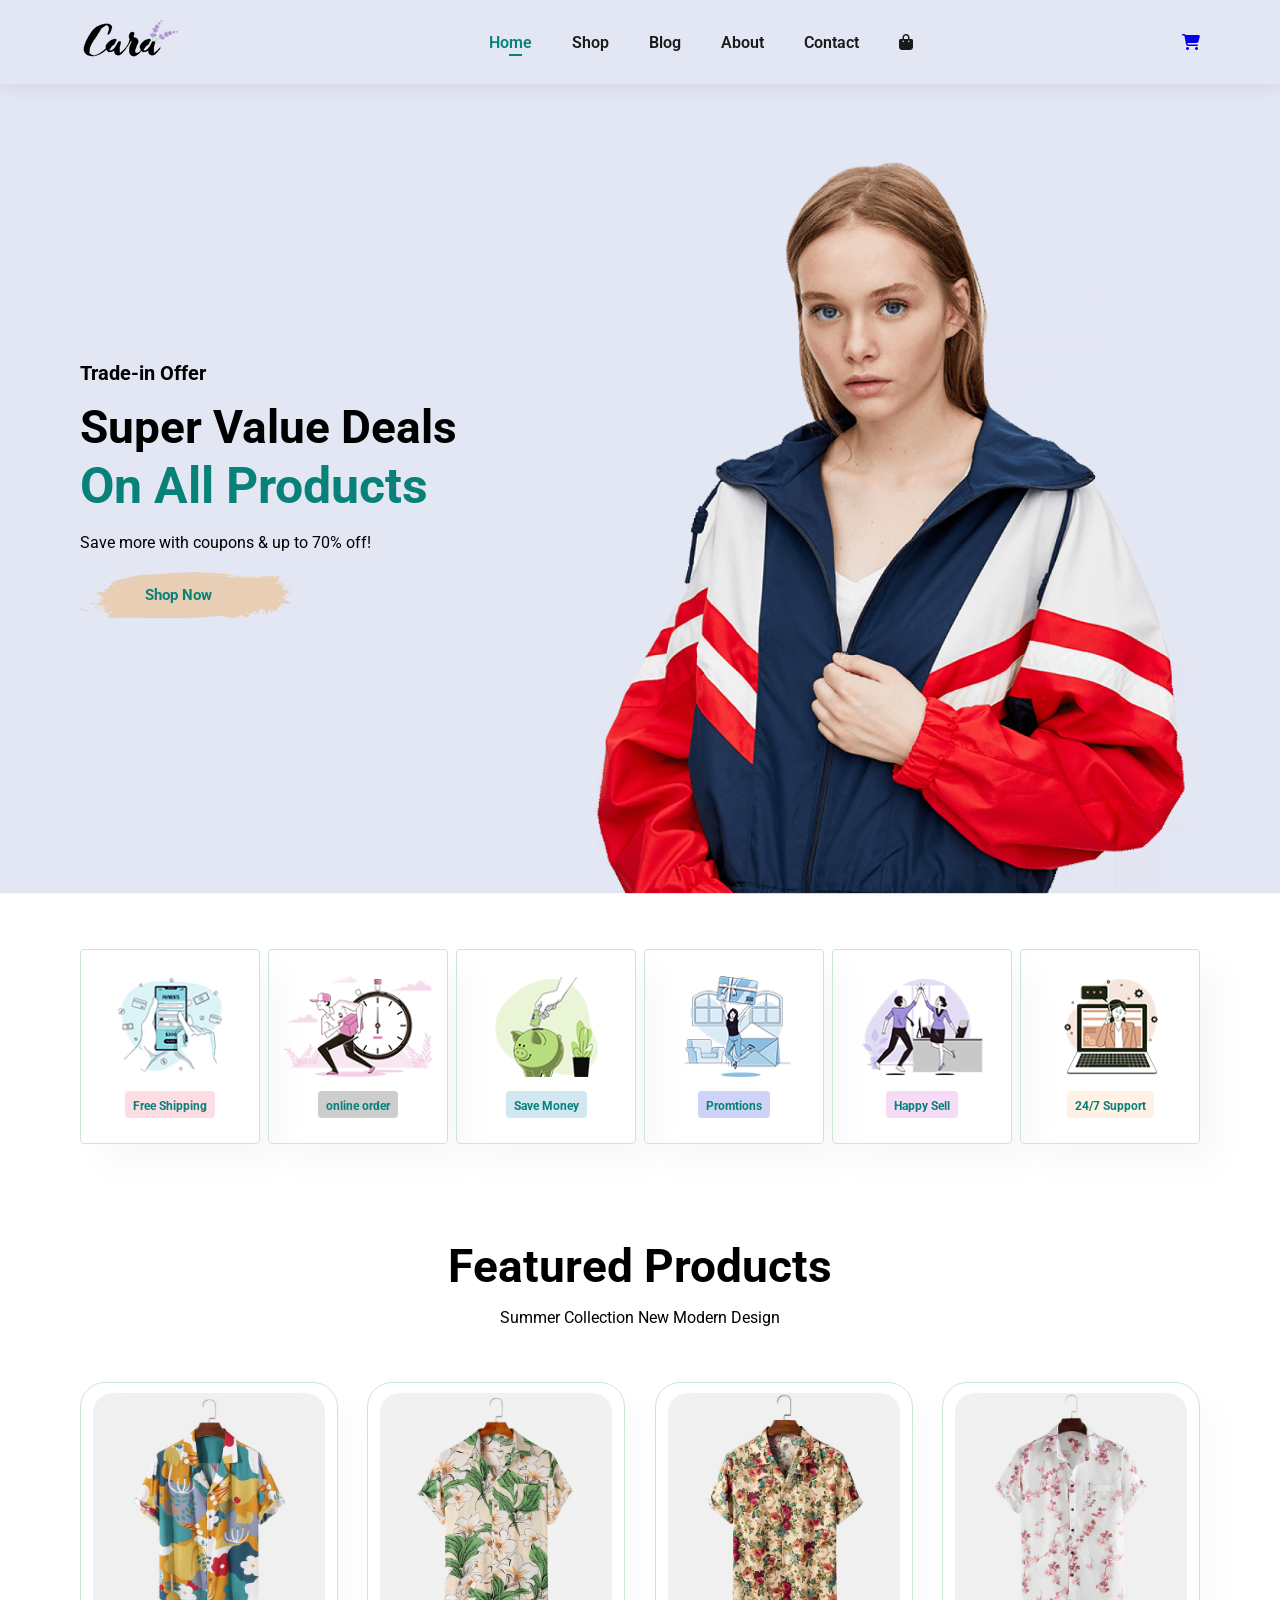
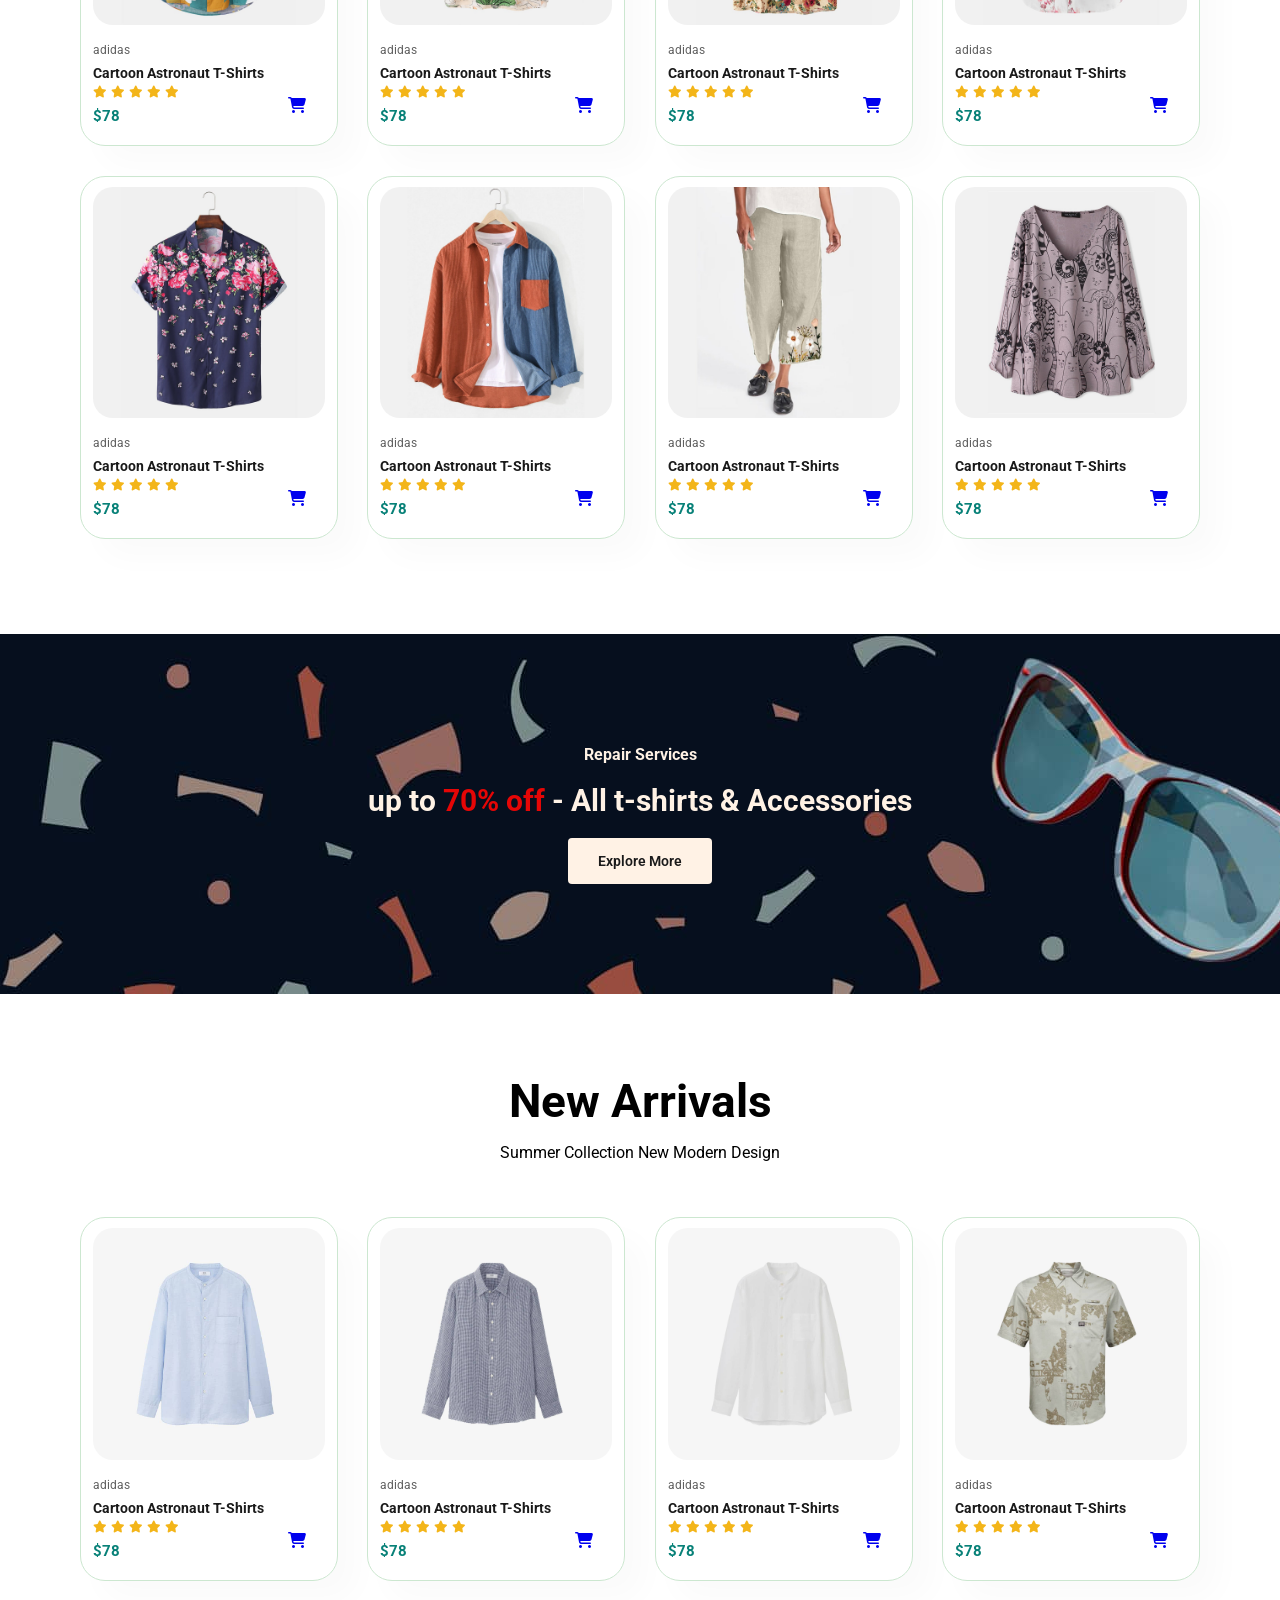
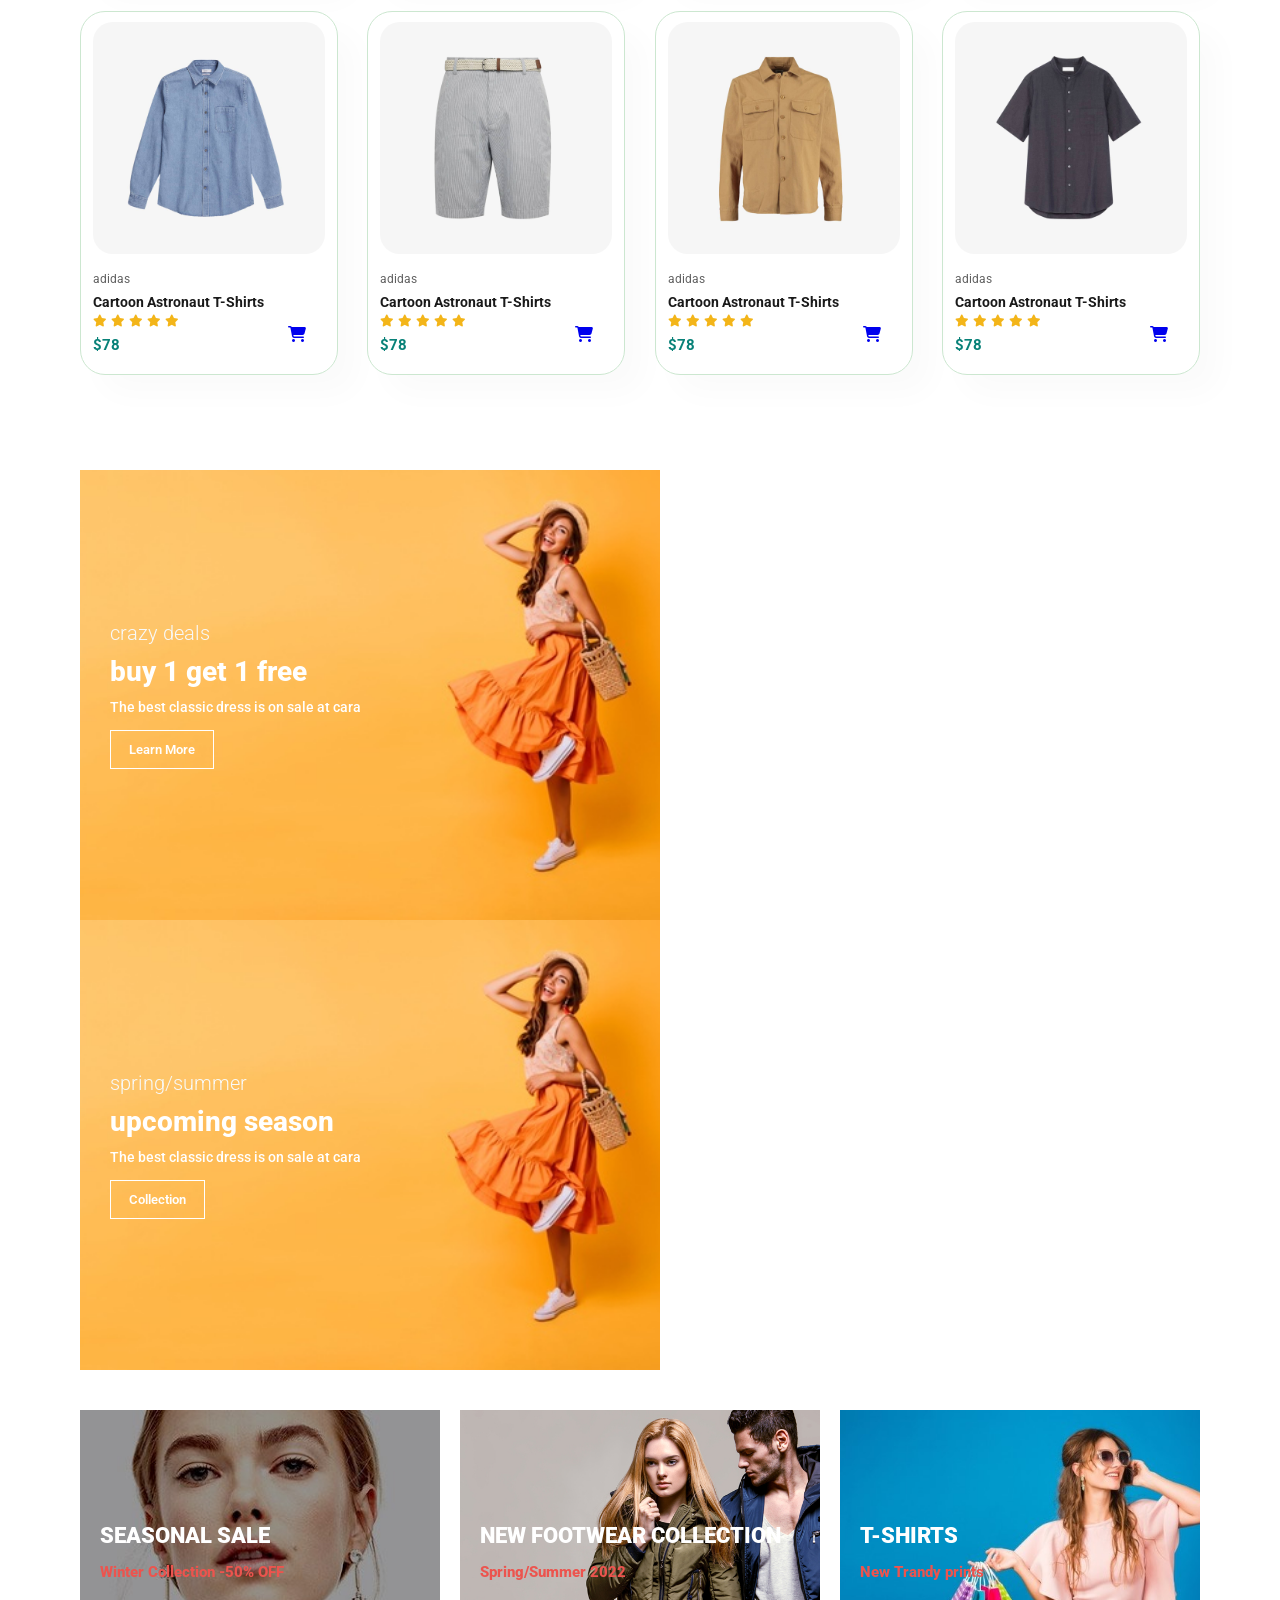
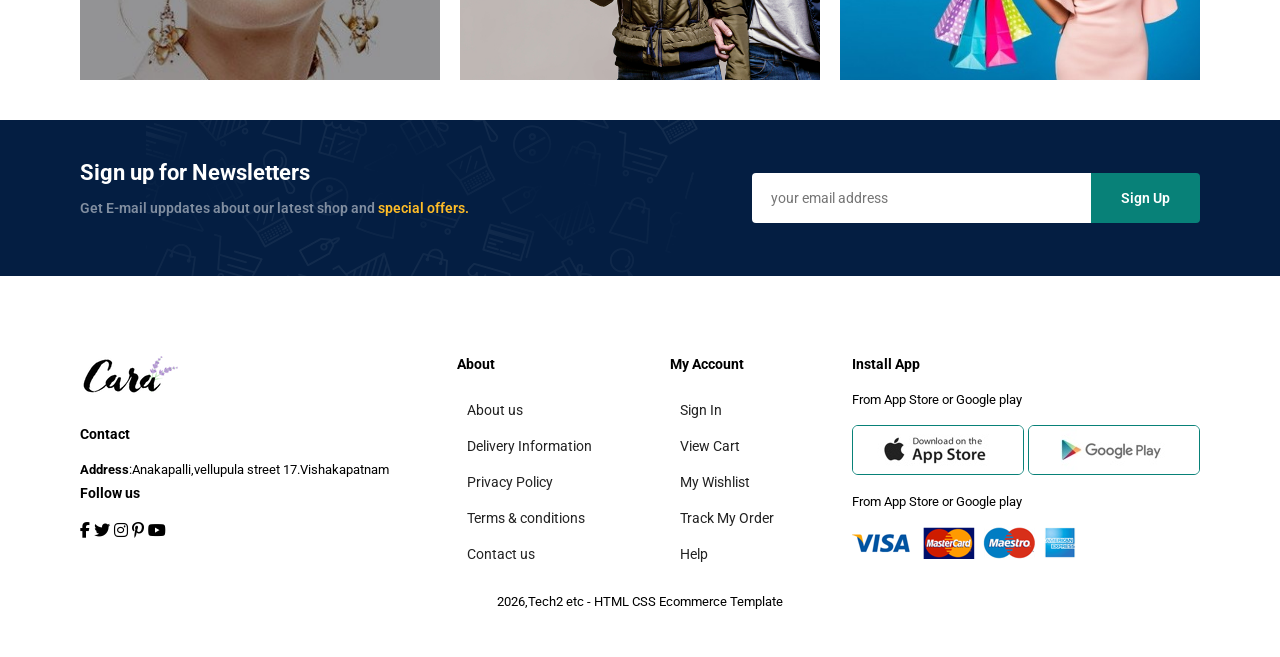
<file: index.html>
<!doctype html>
<html lang="en">
  <head>
    <meta charset="UTF-8" />
    <meta name="viewport" content="width=device-width, initial-scale=1.0" />
    <title>E-Commerce Website</title>

    <!-- Font Awesome -->
    <link
      rel="stylesheet"
      href="https://cdnjs.cloudflare.com/ajax/libs/font-awesome/6.7.2/css/all.min.css"
    />

    <!-- CSS -->
    <link rel="stylesheet" href="style.css" />
  </head>
  <body>
    <!-- Header -->
    <section id="header">
      <!-- Logo -->
      <a href="#">
        <img src="img/logo.png" alt="Logo" class="logo" />
      </a>
      <div>
        <ul id="navbar">
        <li><a class="active" href="index.html">Home</a></li>
        <li><a href="shop.html">Shop</a></li>
        <li><a href="blog.html">Blog</a></li>
        <li><a href="about.html">About</a></li>
        <li><a href="contact.html">Contact</a></li>
        <li id="lg-bag">
            <a href="cart.html">
                <i class="fa-solid fa-bag-shopping"></i>
              </a>
              </li>
              <a href="#" id="close"><i class="fa-solid fa-xmark"></i></a>
              </ul>
      </div>
      <div id="mobile">
        <i id="bar" class="fas fa-outdent"></i>
         <li><a href="cart.html"><i class="fa-solid fa-bag-shopping"></i> </a></li>
        
      </div>
      <!-- Navigation -->
      
          <a href="cart.html">
            <i class="fa-solid fa-cart-shopping"></i>
          </a>
        </li>
      </ul>
    </section>

    <!-- Hero Section -->
    <section id="hero">
      <h4>Trade-in Offer</h4>
      <h2>Super Value Deals</h2>
      <h1>On All Products</h1>
      <p>Save more with coupons & up to 70% off!</p>
      <button>Shop Now</button>
    </section>

    <section id="feature" class="section-p1">
      <div class="fe-box">
        <img src="img/features/f1.png" alt="" />
        <h6>Free Shipping</h6>
      </div>
      <div class="fe-box">
        <img src="img/features/f2.png" alt="" />
        <h6>online order</h6>
      </div>
      <div class="fe-box">
        <img src="img/features/f3.png" alt="" />
        <h6>Save Money</h6>
      </div>
      <div class="fe-box">
        <img src="img/features/f4.png" alt="" />
        <h6>Promtions</h6>
      </div>
      <div class="fe-box">
        <img src="img/features/f5.png" alt="" />
        <h6>Happy Sell</h6>
      </div>
      <div class="fe-box">
        <img src="img/features/f6.png" alt="" />
        <h6>24/7 Support</h6>
      </div>
    </section>

    <section id="product1" class="section-p1">
      <h2>Featured Products</h2>
      <p>Summer Collection New Modern Design</p>

      <div class="pro-container">
        <div class="pro">
          <img src="img/products/f1.jpg" alt="Product" />

          <div class="des">
            <span>adidas</span>
            <h5>Cartoon Astronaut T-Shirts</h5>

            <div class="star">
              <i class="fas fa-star"></i>
              <i class="fas fa-star"></i>
              <i class="fas fa-star"></i>
              <i class="fas fa-star"></i>
              <i class="fas fa-star"></i>
            </div>

            <h4>$78</h4>
          </div>

          <a href="#">
            <i class="fa-solid fa-cart-shopping cart cart"></i>
          </a>
        </div>
        <div class="pro">
          <img src="img/products/f2.jpg" alt="Product" />

          <div class="des">
            <span>adidas</span>
            <h5>Cartoon Astronaut T-Shirts</h5>

            <div class="star">
              <i class="fas fa-star"></i>
              <i class="fas fa-star"></i>
              <i class="fas fa-star"></i>
              <i class="fas fa-star"></i>
              <i class="fas fa-star"></i>
            </div>

            <h4>$78</h4>
          </div>

          <a href="#">
            <i class="fa-solid fa-cart-shopping cart cart"></i>
          </a>
        </div>
        <div class="pro">
          <img src="img/products/f3.jpg" alt="Product" />

          <div class="des">
            <span>adidas</span>
            <h5>Cartoon Astronaut T-Shirts</h5>

            <div class="star">
              <i class="fas fa-star"></i>
              <i class="fas fa-star"></i>
              <i class="fas fa-star"></i>
              <i class="fas fa-star"></i>
              <i class="fas fa-star"></i>
            </div>

            <h4>$78</h4>
          </div>

          <a href="#">
            <i class="fa-solid fa-cart-shopping cart cart"></i>
          </a>
        </div>
        <div class="pro">
          <img src="img/products/f4.jpg" alt="Product" />

          <div class="des">
            <span>adidas</span>
            <h5>Cartoon Astronaut T-Shirts</h5>

            <div class="star">
              <i class="fas fa-star"></i>
              <i class="fas fa-star"></i>
              <i class="fas fa-star"></i>
              <i class="fas fa-star"></i>
              <i class="fas fa-star"></i>
            </div>

            <h4>$78</h4>
          </div>

          <a href="#">
            <i class="fa-solid fa-cart-shopping cart cart"></i>
          </a>
        </div>
        <div class="pro">
          <img src="img/products/f5.jpg" alt="Product" />

          <div class="des">
            <span>adidas</span>
            <h5>Cartoon Astronaut T-Shirts</h5>

            <div class="star">
              <i class="fas fa-star"></i>
              <i class="fas fa-star"></i>
              <i class="fas fa-star"></i>
              <i class="fas fa-star"></i>
              <i class="fas fa-star"></i>
            </div>

            <h4>$78</h4>
          </div>

          <a href="#">
            <i class="fa-solid fa-cart-shopping cart cart"></i>
          </a>
        </div>
        <div class="pro">
          <img src="img/products/f6.jpg" alt="Product" />

          <div class="des">
            <span>adidas</span>
            <h5>Cartoon Astronaut T-Shirts</h5>

            <div class="star">
              <i class="fas fa-star"></i>
              <i class="fas fa-star"></i>
              <i class="fas fa-star"></i>
              <i class="fas fa-star"></i>
              <i class="fas fa-star"></i>
            </div>

            <h4>$78</h4>
          </div>

          <a href="#">
            <i class="fa-solid fa-cart-shopping cart cart"></i>
          </a>
        </div>
        <div class="pro">
          <img src="img/products/f7.jpg" alt="Product" />

          <div class="des">
            <span>adidas</span>
            <h5>Cartoon Astronaut T-Shirts</h5>

            <div class="star">
              <i class="fas fa-star"></i>
              <i class="fas fa-star"></i>
              <i class="fas fa-star"></i>
              <i class="fas fa-star"></i>
              <i class="fas fa-star"></i>
            </div>

            <h4>$78</h4>
          </div>

          <a href="#">
            <i class="fa-solid fa-cart-shopping cart cart"></i>
          </a>
        </div>
        <div class="pro">
          <img src="img/products/f8.jpg" alt="Product" />

          <div class="des">
            <span>adidas</span>
            <h5>Cartoon Astronaut T-Shirts</h5>

            <div class="star">
              <i class="fas fa-star"></i>
              <i class="fas fa-star"></i>
              <i class="fas fa-star"></i>
              <i class="fas fa-star"></i>
              <i class="fas fa-star"></i>
            </div>

            <h4>$78</h4>
          </div>

          <a href="#">
            <i class="fa-solid fa-cart-shopping cart cart"></i>
          </a>
        </div>
      </div>
    </section>
    <section id="banner" class="section-m1">
      <h4>Repair Services</h4>
      <h2>up to <span>70% off</span> - All t-shirts & Accessories</h2>
      <button class="normal">Explore More</button>
    </section>
    <section id="product1" class="section-p1">
      <h2>New Arrivals</h2>
      <p>Summer Collection New Modern Design</p>

      <div class="pro-container">
        <div class="pro">
          <img src="img/products/n1.jpg" alt="Product" />

          <div class="des">
            <span>adidas</span>
            <h5>Cartoon Astronaut T-Shirts</h5>

            <div class="star">
              <i class="fas fa-star"></i>
              <i class="fas fa-star"></i>
              <i class="fas fa-star"></i>
              <i class="fas fa-star"></i>
              <i class="fas fa-star"></i>
            </div>

            <h4>$78</h4>
          </div>

          <a href="#">
            <i class="fa-solid fa-cart-shopping cart cart"></i>
          </a>
        </div>
        <div class="pro">
          <img src="img/products/n2.jpg" alt="Product" />

          <div class="des">
            <span>adidas</span>
            <h5>Cartoon Astronaut T-Shirts</h5>

            <div class="star">
              <i class="fas fa-star"></i>
              <i class="fas fa-star"></i>
              <i class="fas fa-star"></i>
              <i class="fas fa-star"></i>
              <i class="fas fa-star"></i>
            </div>

            <h4>$78</h4>
          </div>

          <a href="#">
            <i class="fa-solid fa-cart-shopping cart cart"></i>
          </a>
        </div>
        <div class="pro">
          <img src="img/products/n3.jpg" alt="Product" />

          <div class="des">
            <span>adidas</span>
            <h5>Cartoon Astronaut T-Shirts</h5>

            <div class="star">
              <i class="fas fa-star"></i>
              <i class="fas fa-star"></i>
              <i class="fas fa-star"></i>
              <i class="fas fa-star"></i>
              <i class="fas fa-star"></i>
            </div>

            <h4>$78</h4>
          </div>

          <a href="#">
            <i class="fa-solid fa-cart-shopping cart cart"></i>
          </a>
        </div>
        <div class="pro">
          <img src="img/products/n4.jpg" alt="Product" />

          <div class="des">
            <span>adidas</span>
            <h5>Cartoon Astronaut T-Shirts</h5>

            <div class="star">
              <i class="fas fa-star"></i>
              <i class="fas fa-star"></i>
              <i class="fas fa-star"></i>
              <i class="fas fa-star"></i>
              <i class="fas fa-star"></i>
            </div>

            <h4>$78</h4>
          </div>

          <a href="#">
            <i class="fa-solid fa-cart-shopping cart cart"></i>
          </a>
        </div>
        <div class="pro">
          <img src="img/products/n5.jpg" alt="Product" />

          <div class="des">
            <span>adidas</span>
            <h5>Cartoon Astronaut T-Shirts</h5>

            <div class="star">
              <i class="fas fa-star"></i>
              <i class="fas fa-star"></i>
              <i class="fas fa-star"></i>
              <i class="fas fa-star"></i>
              <i class="fas fa-star"></i>
            </div>

            <h4>$78</h4>
          </div>

          <a href="#">
            <i class="fa-solid fa-cart-shopping cart cart"></i>
          </a>
        </div>
        <div class="pro">
          <img src="img/products/n6.jpg" alt="Product" />

          <div class="des">
            <span>adidas</span>
            <h5>Cartoon Astronaut T-Shirts</h5>

            <div class="star">
              <i class="fas fa-star"></i>
              <i class="fas fa-star"></i>
              <i class="fas fa-star"></i>
              <i class="fas fa-star"></i>
              <i class="fas fa-star"></i>
            </div>

            <h4>$78</h4>
          </div>

          <a href="#">
            <i class="fa-solid fa-cart-shopping cart cart"></i>
          </a>
        </div>
        <div class="pro">
          <img src="img/products/n7.jpg" alt="Product" />

          <div class="des">
            <span>adidas</span>
            <h5>Cartoon Astronaut T-Shirts</h5>

            <div class="star">
              <i class="fas fa-star"></i>
              <i class="fas fa-star"></i>
              <i class="fas fa-star"></i>
              <i class="fas fa-star"></i>
              <i class="fas fa-star"></i>
            </div>

            <h4>$78</h4>
          </div>

          <a href="#">
            <i class="fa-solid fa-cart-shopping cart cart"></i>
          </a>
        </div>
        <div class="pro">
          <img src="img/products/n8.jpg" alt="Product" />

          <div class="des">
            <span>adidas</span>
            <h5>Cartoon Astronaut T-Shirts</h5>

            <div class="star">
              <i class="fas fa-star"></i>
              <i class="fas fa-star"></i>
              <i class="fas fa-star"></i>
              <i class="fas fa-star"></i>
              <i class="fas fa-star"></i>
            </div>

            <h4>$78</h4>
          </div>

          <a href="#">
            <i class="fa-solid fa-cart-shopping cart cart"></i>
          </a>
        </div>
      </div>
    </section>
    <section id="sm-banner" class="section-p1">
      <div class="banner-box">
        <h4>crazy deals</h4>
        <h2>buy 1 get 1 free</h2>
        <span> The best classic dress is on sale at cara</span>
        <button class="white">Learn More</button>
      </div>
      <div class="banner-box banner-box2">
        <h4>spring/summer</h4>
        <h2>upcoming season</h2>
        <span> The best classic dress is on sale at cara</span>
        <button class="white">Collection</button>
      </div>
    </section>

    <section id="banner3">
      <div class="banner-box">
        <h2>SEASONAL SALE</h2>
        <h3>Winter Collection -50% OFF</h3>
      </div>
      <div class="banner-box banner-box2">
        <h2>NEW FOOTWEAR COLLECTION</h2>
        <h3>Spring/Summer 2022</h3>
      </div>
      <div class="banner-box banner-box3">
        <h2>T-SHIRTS</h2>
        <h3>New Trandy prints</h3>
      </div>
    </section>
    <section id="newsletter" class="section-p1 section-m1">
      <div class="newstext">
        <h4>Sign up for Newsletters</h4>
        <p>Get E-mail uppdates about our latest shop and <span>special offers.</span></p>
      </div>
      <div class="form">
        <input type="text" placeholder="your email address">
        <button class="normal">Sign Up</button>
        
        </address>
      </div>
    </section>
    <footer class="section-p1">
      <div class="col">
        <img class="logo" src="img/logo.png" alt="logo">
        <h4>Contact</h4>
        <p><strong>Address</strong>:Anakapalli,vellupula street 17.Vishakapatnam</p>
        <div class="Follow">
          <h4>Follow us</h4>
          <div class="icon ">
            <i class="fab fa-facebook-f"></i>
            <i class="fab fa-twitter"></i>
            <i class="fab fa-instagram"></i>
            <i class="fab fa-pinterest-p"></i>
            <i class="fab fa-youtube"></i>
          </div>

        </div>

      </div>
      <div class="col">
        <h4>About</h4>
        <a href="#">About us</a>
        <a href="#">Delivery Information</a>
        <a href="#">Privacy Policy</a>
        <a href="#">Terms & conditions</a>
        <a href="#">Contact us</a>
      </div>

       <div class="col">
        <h4>My Account</h4>
        <a href="#">Sign In</a>
        <a href="#">View Cart</a>
        <a href="#">My Wishlist</a>
        <a href="#">Track My Order</a>
        <a href="#">Help</a>
      </div>
      <div class="col install">
        <h4>Install App</h4>
        <p>From App Store or Google play</p>
        <div class="row">
          <img src="img/pay/app.jpg" alt="">
          <img src="img/pay/play.jpg" alt="">
        </div>
        <p>From App Store or Google play</p>
        <img src="img/pay/pay.png" alt="">

      </div>
<div class="copyright">
  <p>2026,Tech2 etc - HTML CSS Ecommerce Template</p>
</div>



    </footer>

    <script src="script.js"></script>
  </body>
</html>
</file>
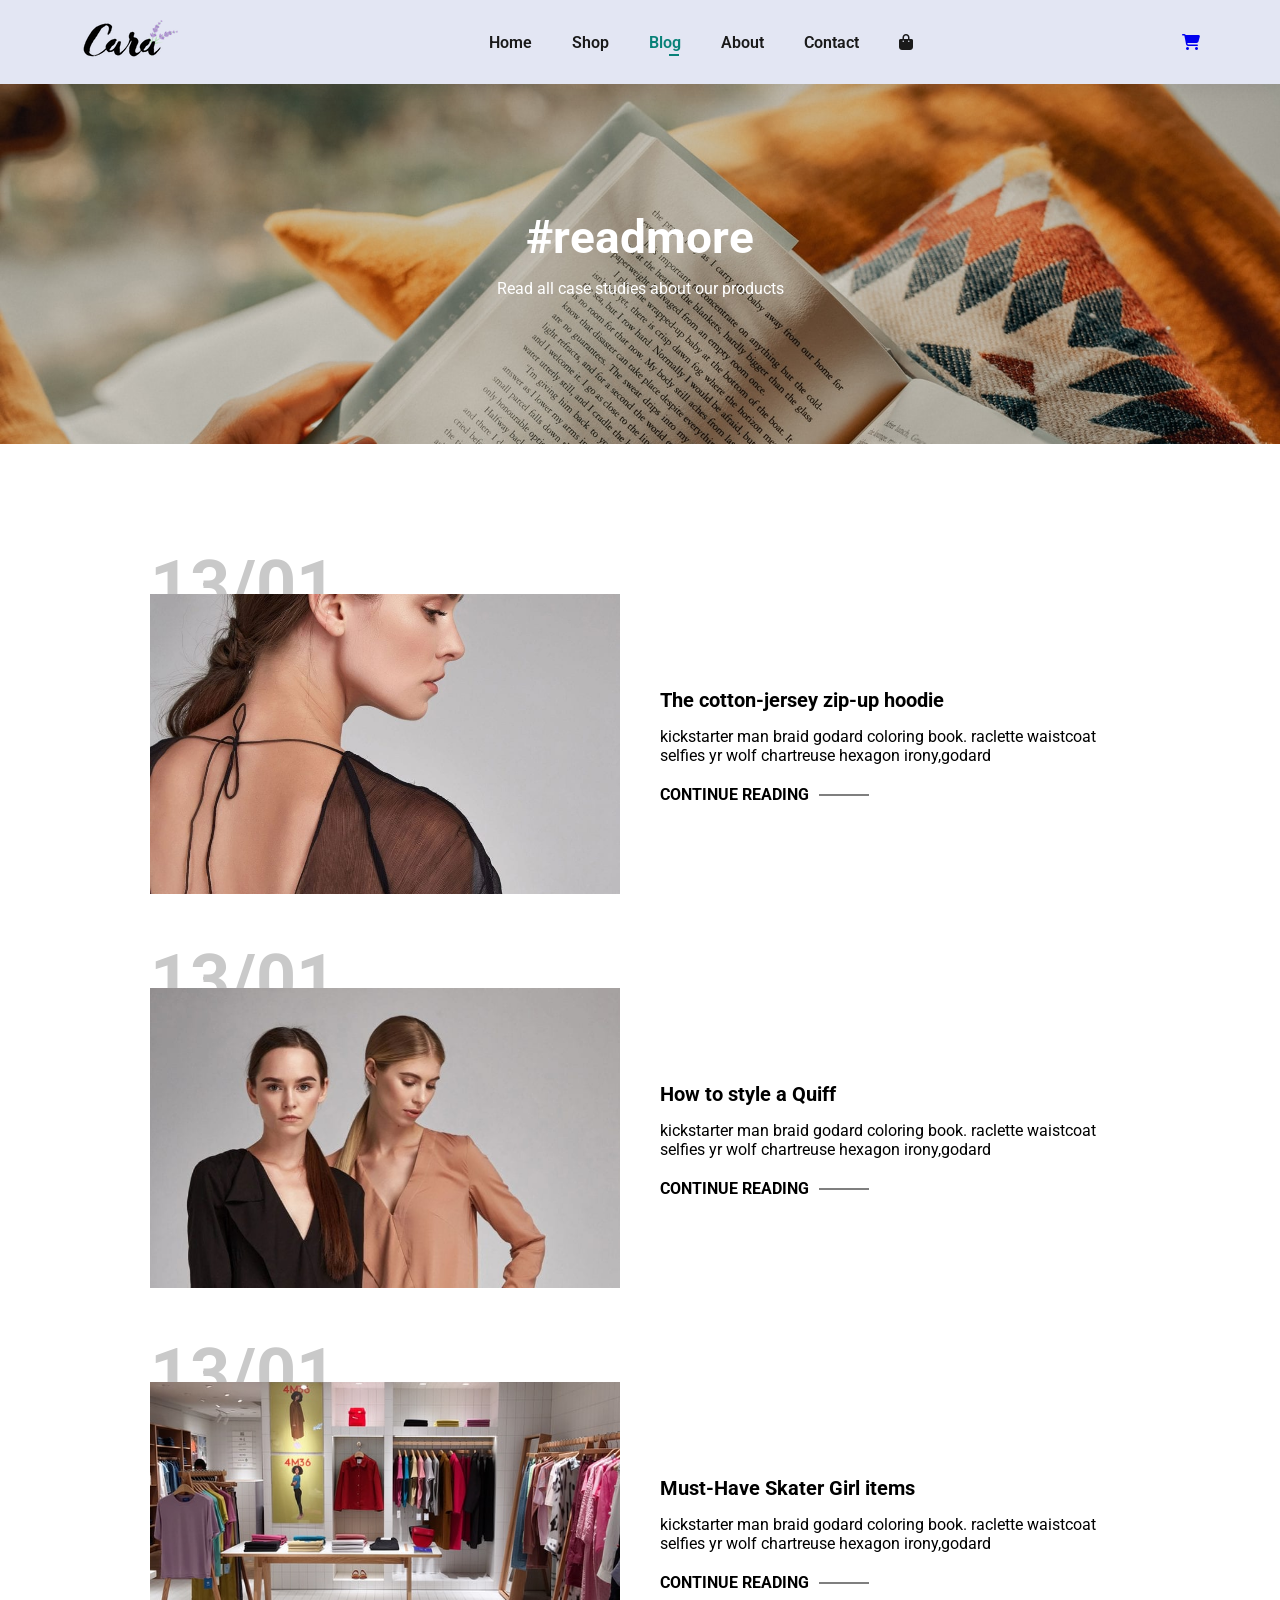
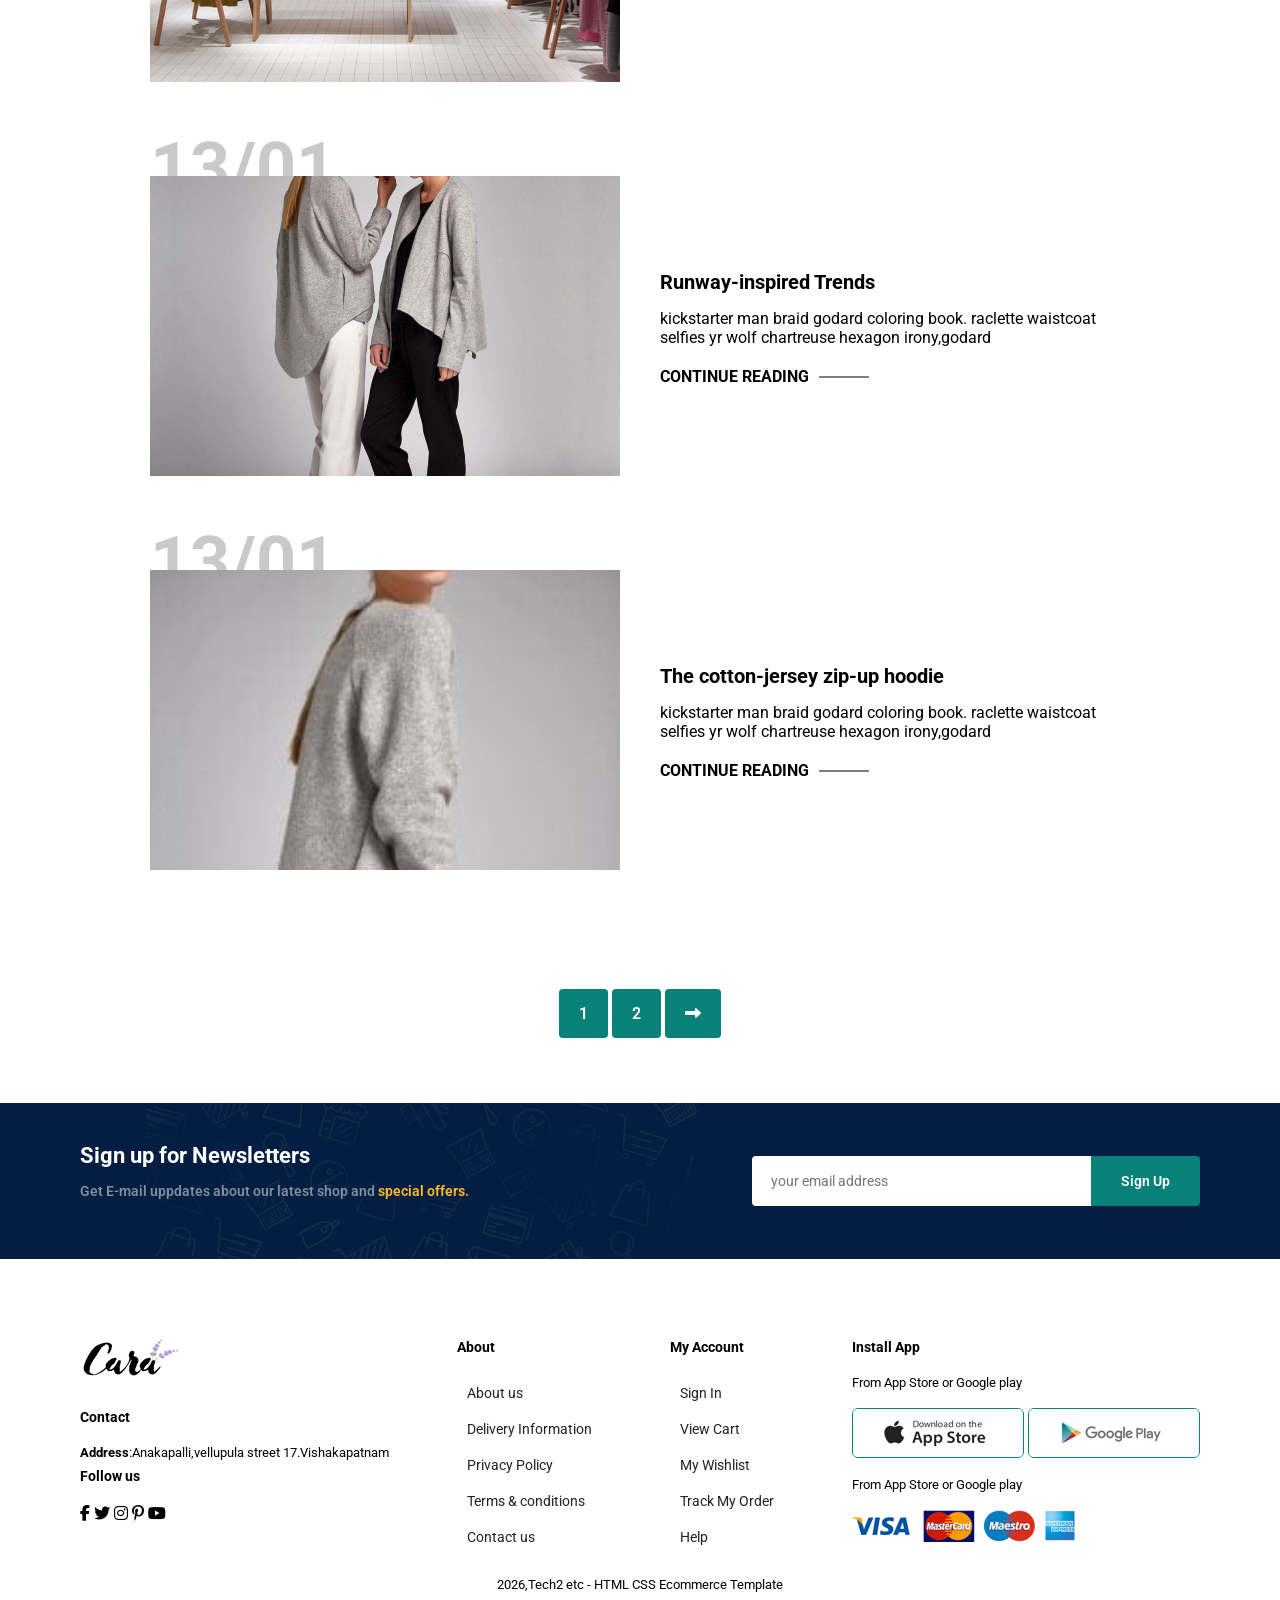
<file: blog.html>
<!doctype html>
<html lang="en">
  <head>
    <meta charset="UTF-8" />
    <meta name="viewport" content="width=device-width, initial-scale=1.0" />
    <title>E-Commerce Website</title>

    <!-- Font Awesome -->
    <link
      rel="stylesheet"
      href="https://cdnjs.cloudflare.com/ajax/libs/font-awesome/6.7.2/css/all.min.css"
    />

    <!-- CSS -->
    <link rel="stylesheet" href="style.css" />
  </head>
  <body>
    <!-- Header -->
    <section id="header">
      <!-- Logo -->
      <a href="#">
        <img src="img/logo.png" alt="Logo" class="logo" />
      </a>
      <div>
        <ul id="navbar">
        <li><a href="index.html">Home</a></li>
        <li><a href="shop.html">Shop</a></li>
        <li><a class="active" href="blog.html">Blog</a></li>
        <li><a href="about.html">About</a></li>
        <li><a href="contact.html">Contact</a></li>
        <li id="lg-bag"><a href="cart.html"><i class="fa-solid fa-bag-shopping"></i> </a>
          <a href="#" id="close"><i class="far fa-times"></i></a>
</li>

      </div>
      <div id="mobile">
        <i id="bar" class="fas fa-outdent"></i>
         <li><a href="cart.html"><i class="fa-solid fa-bag-shopping"></i> </a></li>
        
      </div>
      <!-- Navigation -->
      
          <a href="cart.html">
            <i class="fa-solid fa-cart-shopping"></i>
          </a>
        </li>
      </ul>
    </section>

    <!-- Hero Section -->
    <section id="page-header" class="blog-header">
      <h2>#readmore</h2>
      <p>Read all case studies about our products</p>
    </section>

    <section id="blog">
        <div class="blog-box">
            <div class="blog-img">
                <img src="img/blog/b1.jpg" alt="">
            </div>
            <div class="blog-details">
                <h4>The cotton-jersey zip-up hoodie</h4>
                <p>kickstarter man braid godard coloring book. raclette waistcoat selfies yr wolf chartreuse hexagon irony,godard</p>
                <a href="#">CONTINUE READING</a>
            </div>
            <h1>13/01</h1>
        </div>
        <div class="blog-box">
            <div class="blog-img">
                <img src="img/blog/b2.jpg" alt="">
            </div>
            <div class="blog-details">
                <h4>How to style a Quiff</h4>
                <p>kickstarter man braid godard coloring book. raclette waistcoat selfies yr wolf chartreuse hexagon irony,godard</p>
                <a href="#">CONTINUE READING</a>
            </div>
            <h1>13/01</h1>
        </div>
        <div class="blog-box">
            <div class="blog-img">
                <img src="img/blog/b3.jpg" alt="">
            </div>
            <div class="blog-details">
                <h4>Must-Have Skater Girl items</h4>
                <p>kickstarter man braid godard coloring book. raclette waistcoat selfies yr wolf chartreuse hexagon irony,godard</p>
                <a href="#">CONTINUE READING</a>
            </div>
            <h1>13/01</h1>
        </div>
        <div class="blog-box">
            <div class="blog-img">
                <img src="img/blog/b4.jpg" alt="">
            </div>
            <div class="blog-details">
                <h4>Runway-inspired Trends</h4>
                <p>kickstarter man braid godard coloring book. raclette waistcoat selfies yr wolf chartreuse hexagon irony,godard</p>
                <a href="#">CONTINUE READING</a>
            </div>
            <h1>13/01</h1>
        </div>
        <div class="blog-box">
            <div class="blog-img">
                <img src="img/blog/b5.jpg" alt="">
            </div>
            <div class="blog-details">
                <h4>The cotton-jersey zip-up hoodie</h4>
                <p>kickstarter man braid godard coloring book. raclette waistcoat selfies yr wolf chartreuse hexagon irony,godard</p>
                <a href="#">CONTINUE READING</a>
            </div>
            <h1>13/01</h1>
        </div>

    </section>


    <section id="pagination" class="section-p1">
        <a href="#">1</a>
        <a href="#">2</a>
        <a href="#"><i class="fas fa-long-arrow-alt-right"></i></a>
    </section>
  

    <section id="newsletter" class="section-p1 section-m1">
      <div class="newstext">
        <h4>Sign up for Newsletters</h4>
        <p>Get E-mail uppdates about our latest shop and <span>special offers.</span></p>
      </div>
      <div class="form">
        <input type="text" placeholder="your email address">
        <button class="normal">Sign Up</button>
        
        </address>
      </div>
    </section>
    <footer class="section-p1">
      <div class="col">
        <img class="logo" src="img/logo.png" alt="logo">
        <h4>Contact</h4>
        <p><strong>Address</strong>:Anakapalli,vellupula street 17.Vishakapatnam</p>
        <div class="Follow">
          <h4>Follow us</h4>
          <div class="icon ">
            <i class="fab fa-facebook-f"></i>
            <i class="fab fa-twitter"></i>
            <i class="fab fa-instagram"></i>
            <i class="fab fa-pinterest-p"></i>
            <i class="fab fa-youtube"></i>
          </div>

        </div>

      </div>
      <div class="col">
        <h4>About</h4>
        <a href="#">About us</a>
        <a href="#">Delivery Information</a>
        <a href="#">Privacy Policy</a>
        <a href="#">Terms & conditions</a>
        <a href="#">Contact us</a>
      </div>

       <div class="col">
        <h4>My Account</h4>
        <a href="#">Sign In</a>
        <a href="#">View Cart</a>
        <a href="#">My Wishlist</a>
        <a href="#">Track My Order</a>
        <a href="#">Help</a>
      </div>
      <div class="col install">
        <h4>Install App</h4>
        <p>From App Store or Google play</p>
        <div class="row">
          <img src="img/pay/app.jpg" alt="">
          <img src="img/pay/play.jpg" alt="">
        </div>
        <p>From App Store or Google play</p>
        <img src="img/pay/pay.png" alt="">

      </div>
<div class="copyright">
  <p>2026,Tech2 etc - HTML CSS Ecommerce Template</p>
</div>



    </footer>

    <script src="script.js"></script>
  </body>
</html>
</file>
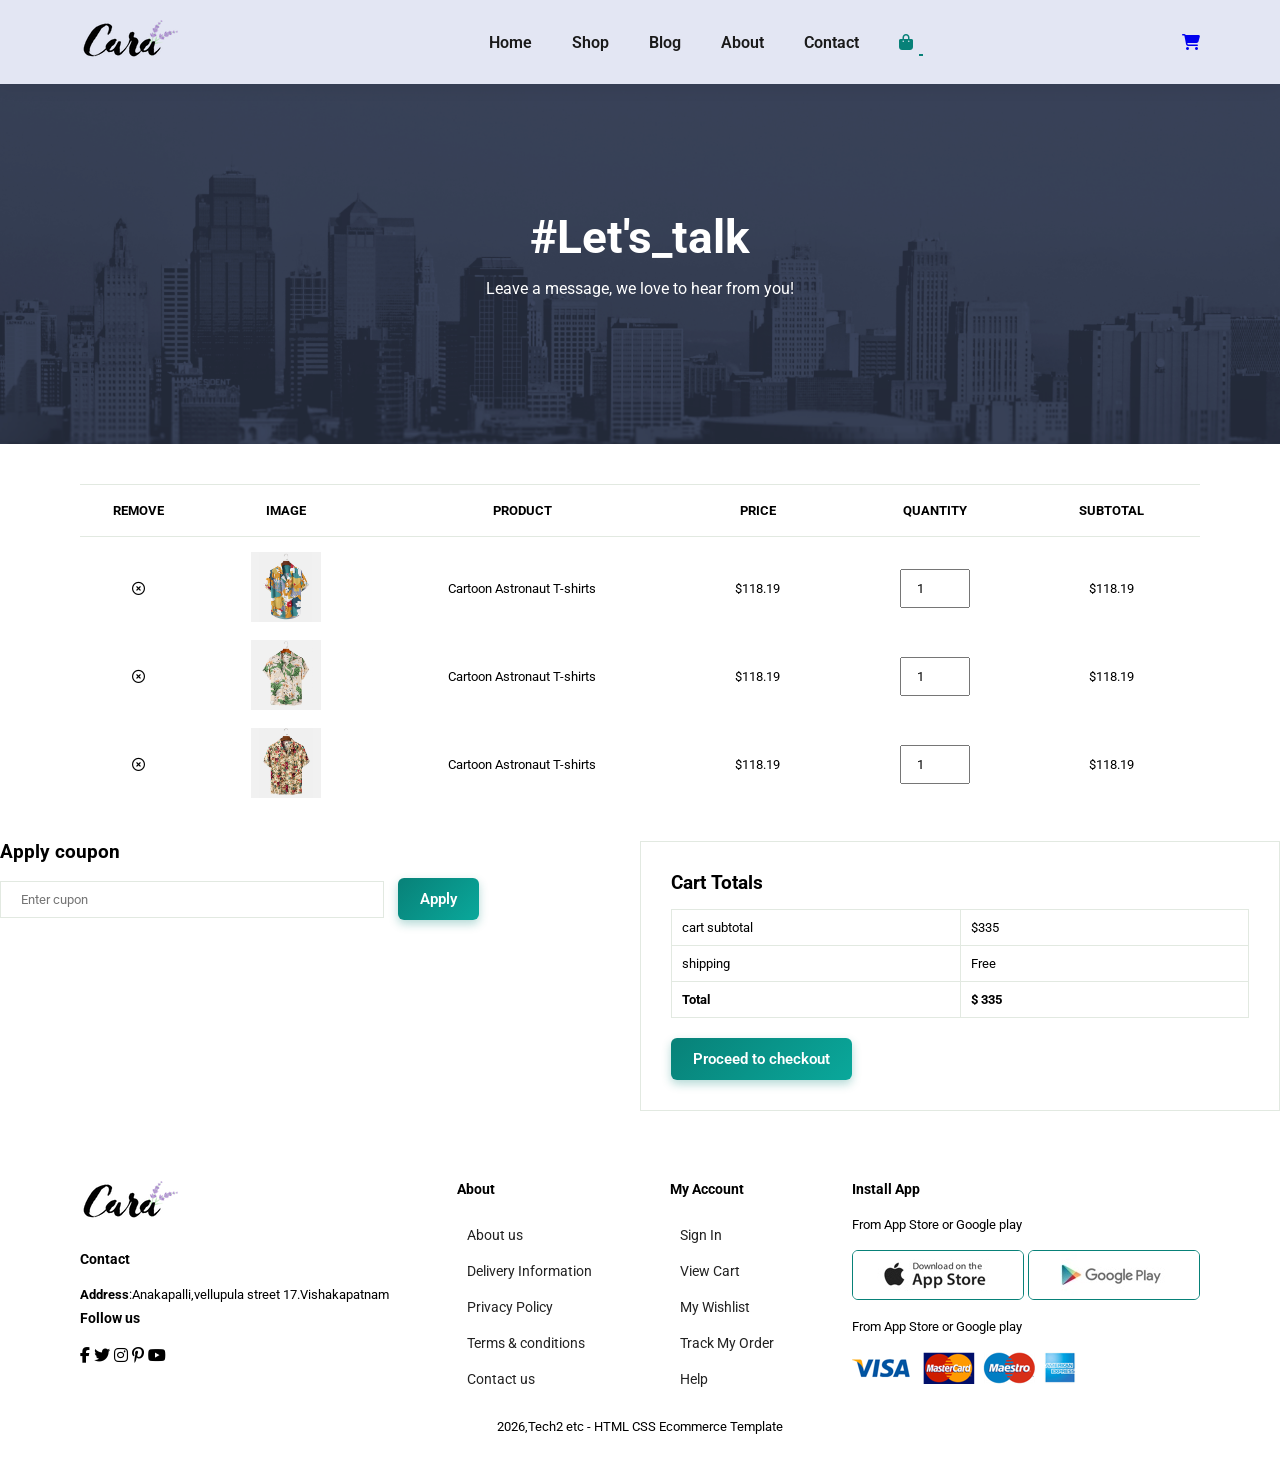
<file: cart.html>
<!doctype html>
<html lang="en">
  <head>
    <meta charset="UTF-8" />
    <meta name="viewport" content="width=device-width, initial-scale=1.0" />
    <title>E-Commerce Website</title>

    <!-- Font Awesome -->
    <link
      rel="stylesheet"
      href="https://cdnjs.cloudflare.com/ajax/libs/font-awesome/6.7.2/css/all.min.css"
    />

    <!-- CSS -->
    <link rel="stylesheet" href="style.css" />
  </head>
  <body>
    <!-- Header -->
    <section id="header">
      <!-- Logo -->
      <a href="#">
        <img src="img/logo.png" alt="Logo" class="logo" />
      </a>
      <div>
        <ul id="navbar">
        <li><a href="index.html">Home</a></li>
        <li><a href="shop.html">Shop</a></li>
        <li><a href="blog.html">Blog</a></li>
        <li><a  href="about.html">About</a></li>
        <li><a href="contact.html">Contact</a></li>
        <li id="lg-bag"><a class="active" href="cart.html"><i class="fa-solid fa-bag-shopping"></i> </a>
          <a href="#" id="close"><i class="far fa-times"></i></a>
</li>

      </div>
      <div id="mobile">
        <i id="bar" class="fas fa-outdent"></i>
         <li><a href="cart.html"><i class="fa-solid fa-bag-shopping"></i> </a></li>
        
      </div>
      <!-- Navigation -->
      
          <a href="cart.html">
            <i class="fa-solid fa-cart-shopping"></i>
          </a>
        </li>
      </ul>
    </section>

    <!-- Hero Section -->
    <section id="page-header" class="about-header">
      <h2>#Let's_talk</h2>
      <p>Leave a message, we love to hear from you!</p>
    </section>
    <section id="cart" class="section-p1">
        <table width="100%">
            <thead>
                <tr>
                    <td>Remove</td>
                    <td>Image</td>
                    <td>Product</td>
                    <td>Price</td>
                    <td>Quantity</td>
                    <td>Subtotal</td>
                </tr>
            </thead>
            <tbody>
                <tr>
                    <td><a href="#"><i class="far fa-times-circle"></i></a></td>
                    <td><img src="img/products/f1.jpg" alt=""></td>
                    <td>Cartoon Astronaut T-shirts</td>
                    <td>$118.19</td>
                    <td><input type="number" value="1"></td>
                    <td>$118.19</td>
                </tr>
                <tr>
                    <td><a href="#"><i class="far fa-times-circle"></i></a></td>
                    <td><img src="img/products/f2.jpg" alt=""></td>
                    <td>Cartoon Astronaut T-shirts</td>
                    <td>$118.19</td>
                    <td><input type="number" value="1"></td>
                    <td>$118.19</td>
                </tr>
                <tr>
                    <td><a href="#"><i class="far fa-times-circle"></i></a></td>
                    <td><img src="img/products/f3.jpg" alt=""></td>
                    <td>Cartoon Astronaut T-shirts</td>
                    <td>$118.19</td>
                    <td><input type="number" value="1"></td>
                    <td>$118.19</td>
                </tr>
            </tbody>
        </table>

    </section>
    <section id="cart-add">
      <div id="cupon">
        <h3>Apply coupon</h3>
        <input type="text" placeholder="Enter cupon">
        <button class="noraml">Apply</button>
      </div>
      <div id="subtotal">
        <h3>Cart Totals</h3>
        <table>
          <tr>
            <td>cart subtotal</td>
            <td>$335</td>
          </tr>
          <tr>
            <td>shipping</td>
            <td>Free</td>
          </tr>
          <tr>
            <td><strong>Total</strong></td>
            <td><strong>$ 335</strong></td>
          </tr>
        </table>
        <button class="normal">Proceed to checkout</button>
      </div>
    </section>

    <footer class="section-p1">
      <div class="col">
        <img class="logo" src="img/logo.png" alt="logo">
        <h4>Contact</h4>
        <p><strong>Address</strong>:Anakapalli,vellupula street 17.Vishakapatnam</p>
        <div class="Follow">
          <h4>Follow us</h4>
          <div class="icon ">
            <i class="fab fa-facebook-f"></i>
            <i class="fab fa-twitter"></i>
            <i class="fab fa-instagram"></i>
            <i class="fab fa-pinterest-p"></i>
            <i class="fab fa-youtube"></i>
          </div>

        </div>

      </div>
      <div class="col">
        <h4>About</h4>
        <a href="#">About us</a>
        <a href="#">Delivery Information</a>
        <a href="#">Privacy Policy</a>
        <a href="#">Terms & conditions</a>
        <a href="#">Contact us</a>
      </div>

       <div class="col">
        <h4>My Account</h4>
        <a href="#">Sign In</a>
        <a href="#">View Cart</a>
        <a href="#">My Wishlist</a>
        <a href="#">Track My Order</a>
        <a href="#">Help</a>
      </div>
      <div class="col install">
        <h4>Install App</h4>
        <p>From App Store or Google play</p>
        <div class="row">
          <img src="img/pay/app.jpg" alt="">
          <img src="img/pay/play.jpg" alt="">
        </div>
        <p>From App Store or Google play</p>
        <img src="img/pay/pay.png" alt="">

      </div>
<div class="copyright">
  <p>2026,Tech2 etc - HTML CSS Ecommerce Template</p>
</div>



    </footer>

    <script src="script.js"></script>
  </body>
</html>
</file>
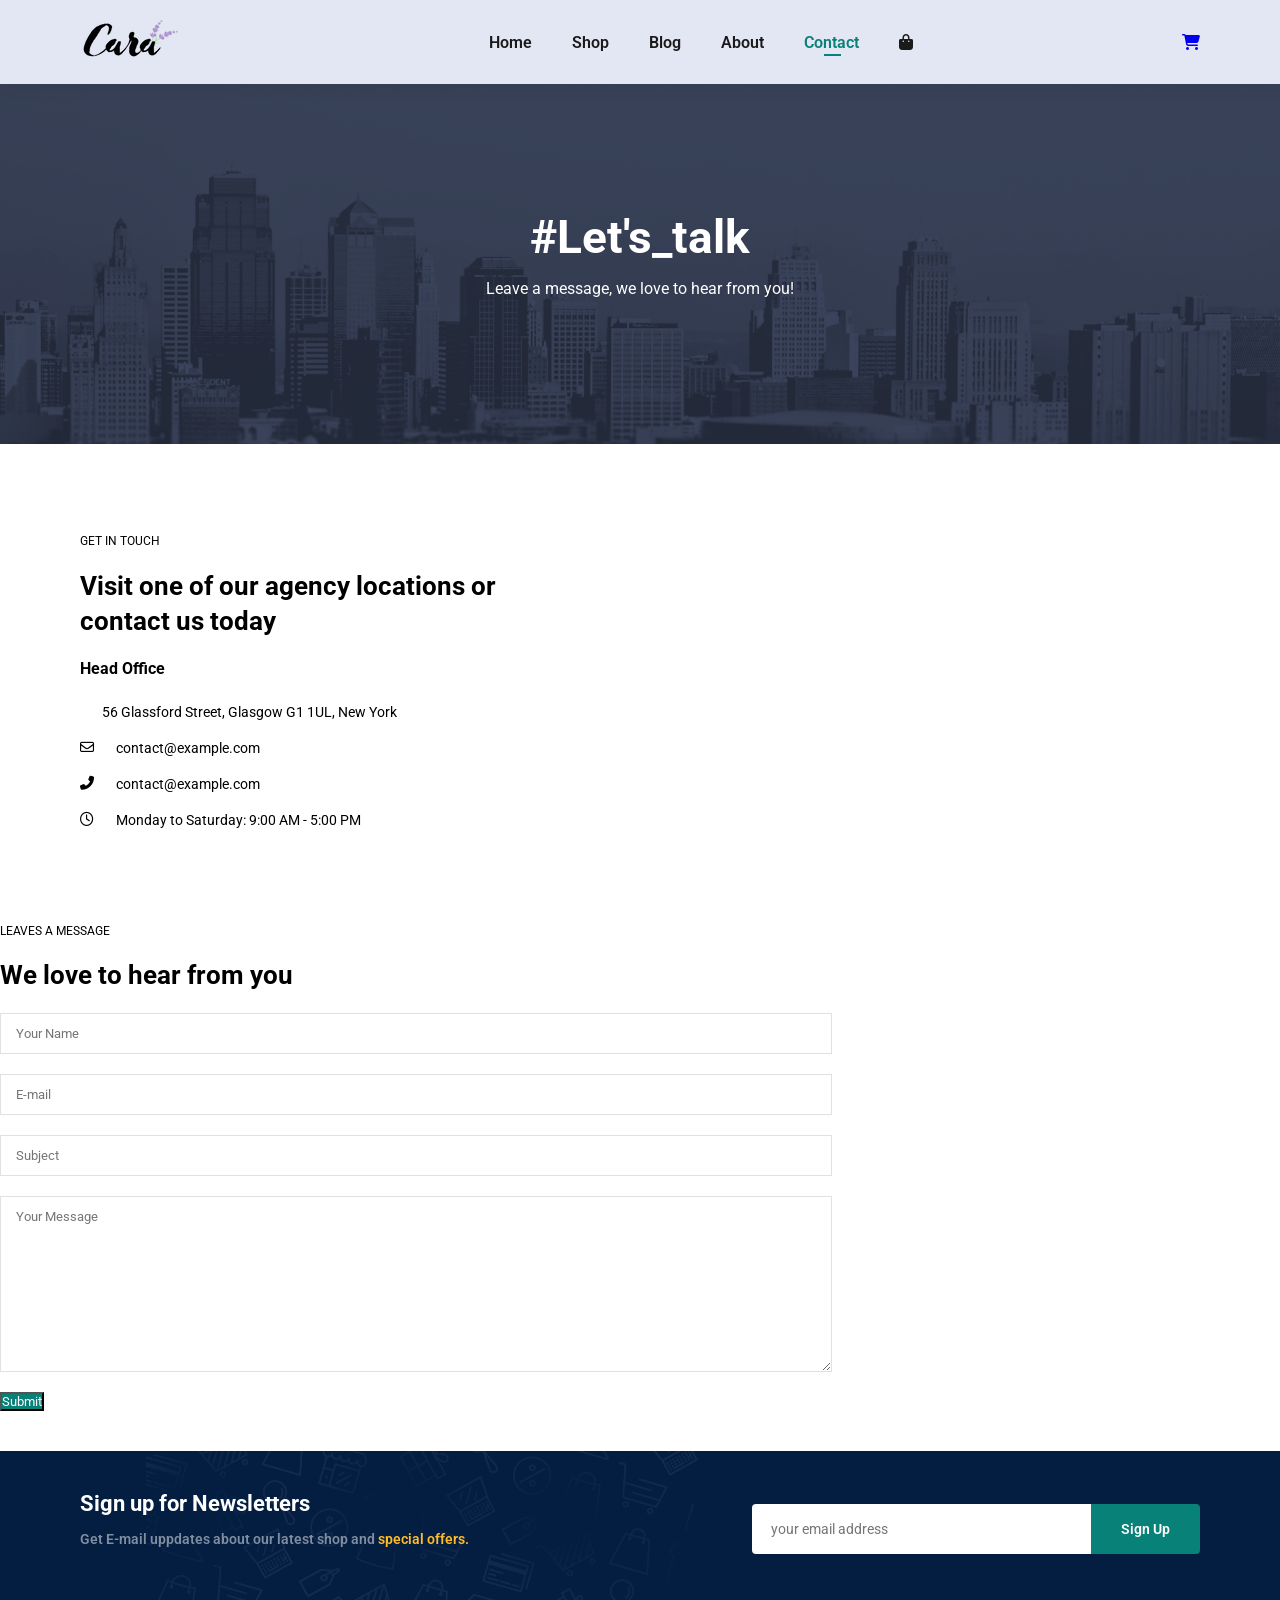
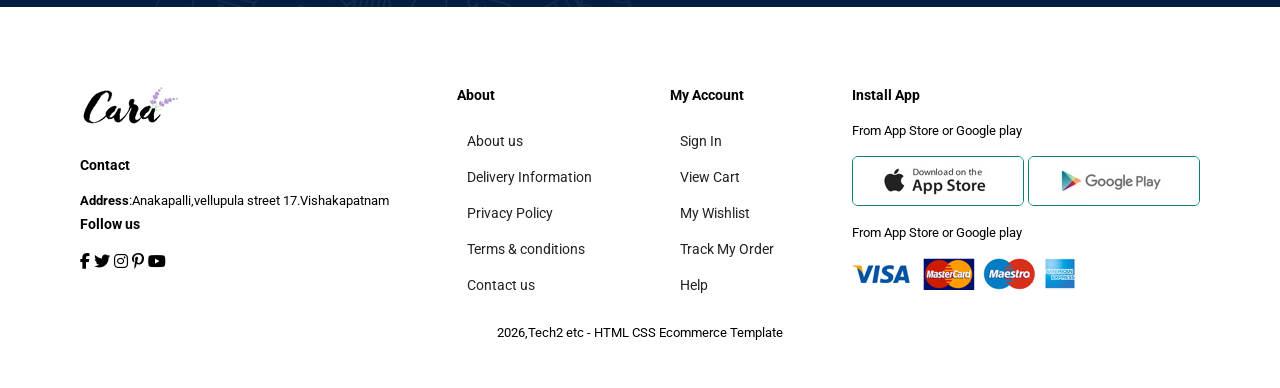
<file: contact.html>
<!doctype html>
<html lang="en">
  <head>
    <meta charset="UTF-8" />
    <meta name="viewport" content="width=device-width, initial-scale=1.0" />
    <title>E-Commerce Website</title>

    <!-- Font Awesome -->
    <link
      rel="stylesheet"
      href="https://cdnjs.cloudflare.com/ajax/libs/font-awesome/6.7.2/css/all.min.css"
    />

    <!-- CSS -->
    <link rel="stylesheet" href="style.css" />
  </head>
  <body>
    <!-- Header -->
    <section id="header">
      <!-- Logo -->
      <a href="#">
        <img src="img/logo.png" alt="Logo" class="logo" />
      </a>
      <div>
        <ul id="navbar">
        <li><a href="index.html">Home</a></li>
        <li><a href="shop.html">Shop</a></li>
        <li><a href="blog.html">Blog</a></li>
        <li><a  href="about.html">About</a></li>
        <li><a class="active" href="contact.html">Contact</a></li>
        <li id="lg-bag"><a href="cart.html"><i class="fa-solid fa-bag-shopping"></i> </a>
          <a href="#" id="close"><i class="far fa-times"></i></a>
</li>

      </div>
      <div id="mobile">
        <i id="bar" class="fas fa-outdent"></i>
         <li><a href="cart.html"><i class="fa-solid fa-bag-shopping"></i> </a></li>
        
      </div>
      <!-- Navigation -->
      
          <a href="cart.html">
            <i class="fa-solid fa-cart-shopping"></i>
          </a>
        </li>
      </ul>
    </section>

    <!-- Hero Section -->
    <section id="page-header" class="about-header">
      <h2>#Let's_talk</h2>
      <p>Leave a message, we love to hear from you!</p>
    </section>

   <section id="contact-details" class="section-p1">
    <div class="details">
        <span>GET IN TOUCH</span>
        <h2>Visit one of our agency locations or contact us today</h2>
        <h3>Head Office</h3>

        <ul>
            <li>
                <i class="fal fa-map"></i>
                <p>56 Glassford Street, Glasgow G1 1UL, New York</p>
            </li>

            <li>
                <i class="far fa-envelope"></i>
                <p>contact@example.com</p>
            </li>

            <li>
                <i class="fas fa-phone-alt"></i>
                <p>contact@example.com</p>
            </li>

            <li>
                <i class="far fa-clock"></i>
                <p>Monday to Saturday: 9:00 AM - 5:00 PM</p>
            </li>
        </ul>
    </div>
    <div class="map">
        <iframe src="https://www.google.com/maps/embed?pb=!1m18!1m12!1m3!1d61512.810045851!2d80.02134725000002!3d15.50858525!2m3!1f0!2f0!3f0!3m2!1i1024!2i768!4f13.1!3m3!1m2!1s0x3a4b011c10366c03%3A0x6ee40296fd2dbcc5!2sOngole%2C%20Andhra%20Pradesh!5e0!3m2!1sen!2sin!4v1785062399653!5m2!1sen!2sin" width="600" height="450" style="border:0;" allowfullscreen="" loading="lazy" referrerpolicy="strict-origin-when-cross-origin"></iframe>

    </div>
</section>
<section id="form-details">
    <form action="">
        <span>LEAVES A MESSAGE</span>
        <h2>We love to hear from you</h2>
        <input type="text" placeholder="Your Name">
        <input type="text" placeholder="E-mail">
        <input type="text" placeholder="Subject">
        <textarea name="" id="" cols="30" rows="10" placeholder="Your Message"></textarea>
        <button class="noraml">Submit</button>

    </form>
</section>
    
 <section id="newsletter" class="section-p1 section-m1">
      <div class="newstext">
        <h4>Sign up for Newsletters</h4>
        <p>Get E-mail uppdates about our latest shop and <span>special offers.</span></p>
      </div>
      <div class="form">
        <input type="text" placeholder="your email address">
        <button class="normal">Sign Up</button>
        
        </address>
      </div>
    </section>

    <footer class="section-p1">
      <div class="col">
        <img class="logo" src="img/logo.png" alt="logo">
        <h4>Contact</h4>
        <p><strong>Address</strong>:Anakapalli,vellupula street 17.Vishakapatnam</p>
        <div class="Follow">
          <h4>Follow us</h4>
          <div class="icon ">
            <i class="fab fa-facebook-f"></i>
            <i class="fab fa-twitter"></i>
            <i class="fab fa-instagram"></i>
            <i class="fab fa-pinterest-p"></i>
            <i class="fab fa-youtube"></i>
          </div>

        </div>

      </div>
      <div class="col">
        <h4>About</h4>
        <a href="#">About us</a>
        <a href="#">Delivery Information</a>
        <a href="#">Privacy Policy</a>
        <a href="#">Terms & conditions</a>
        <a href="#">Contact us</a>
      </div>

       <div class="col">
        <h4>My Account</h4>
        <a href="#">Sign In</a>
        <a href="#">View Cart</a>
        <a href="#">My Wishlist</a>
        <a href="#">Track My Order</a>
        <a href="#">Help</a>
      </div>
      <div class="col install">
        <h4>Install App</h4>
        <p>From App Store or Google play</p>
        <div class="row">
          <img src="img/pay/app.jpg" alt="">
          <img src="img/pay/play.jpg" alt="">
        </div>
        <p>From App Store or Google play</p>
        <img src="img/pay/pay.png" alt="">

      </div>
<div class="copyright">
  <p>2026,Tech2 etc - HTML CSS Ecommerce Template</p>
</div>



    </footer>

    <script src="script.js"></script>
  </body>
</html>
</file>
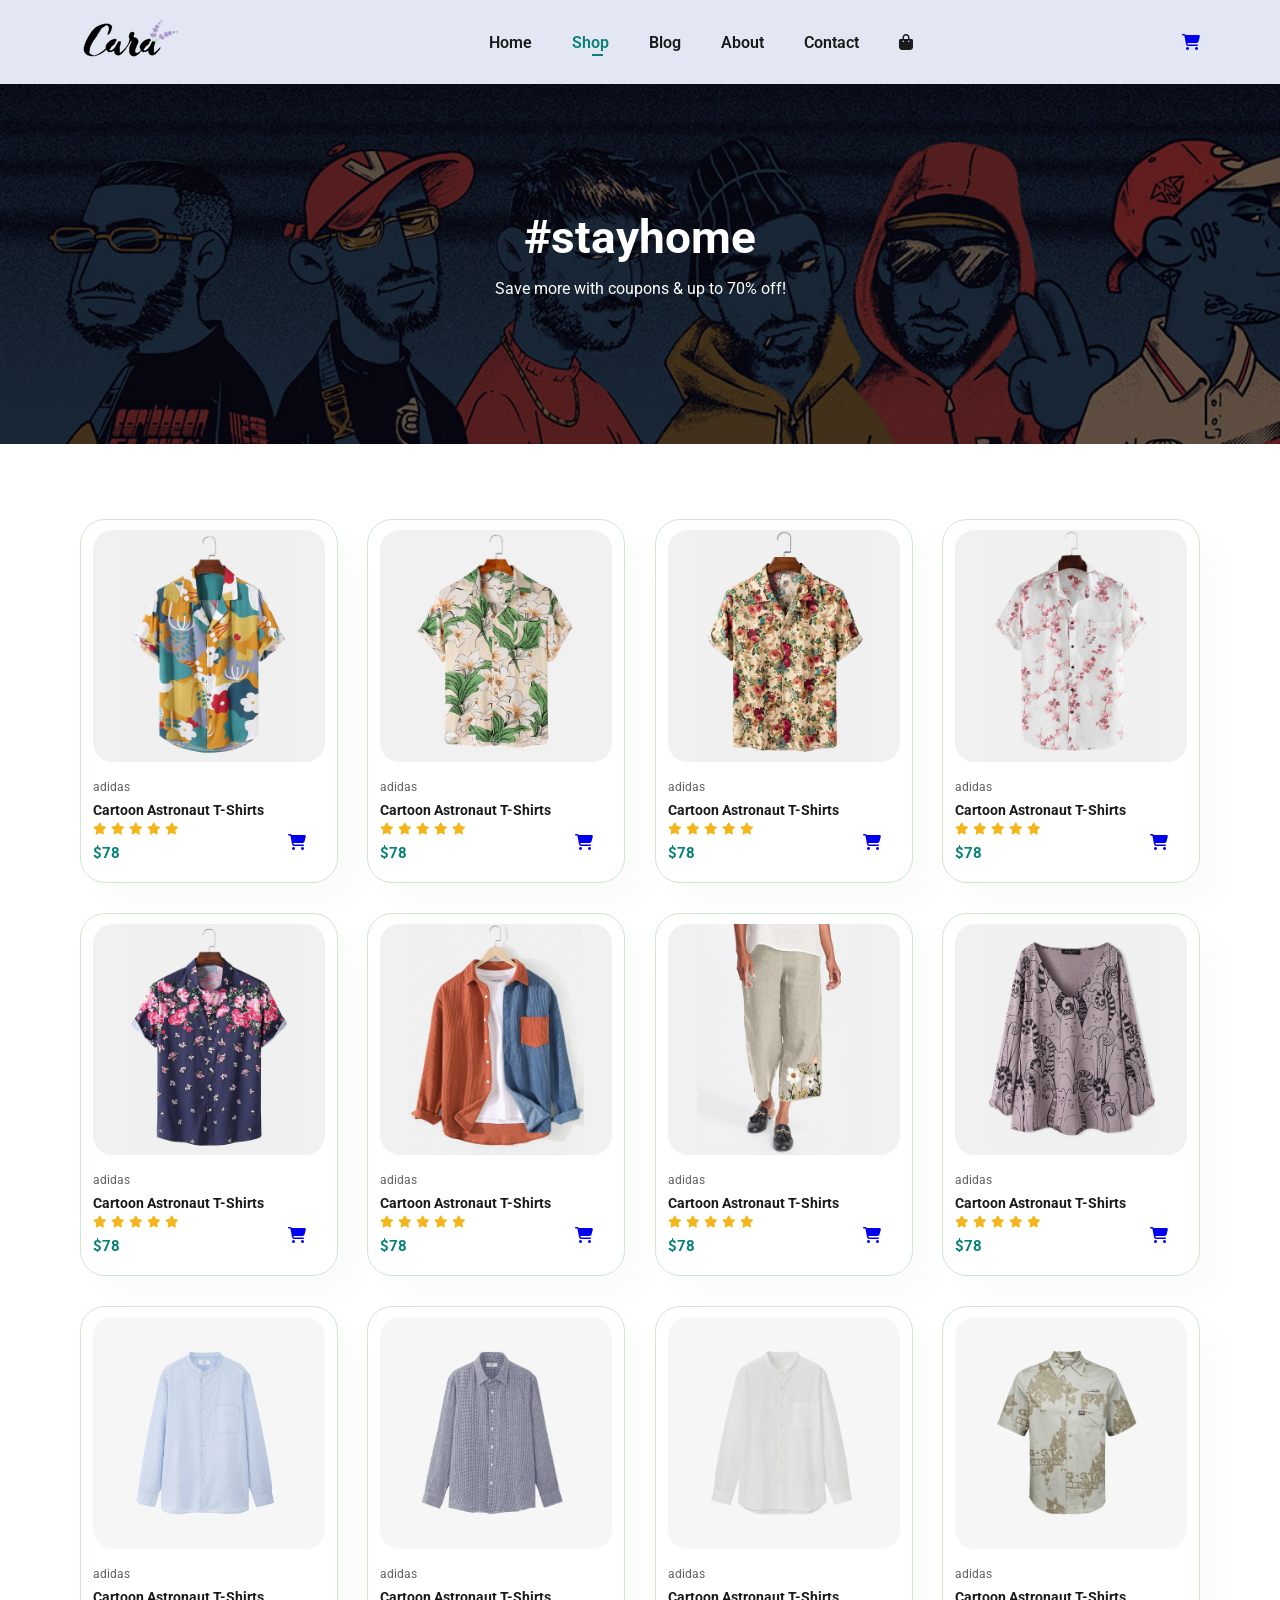
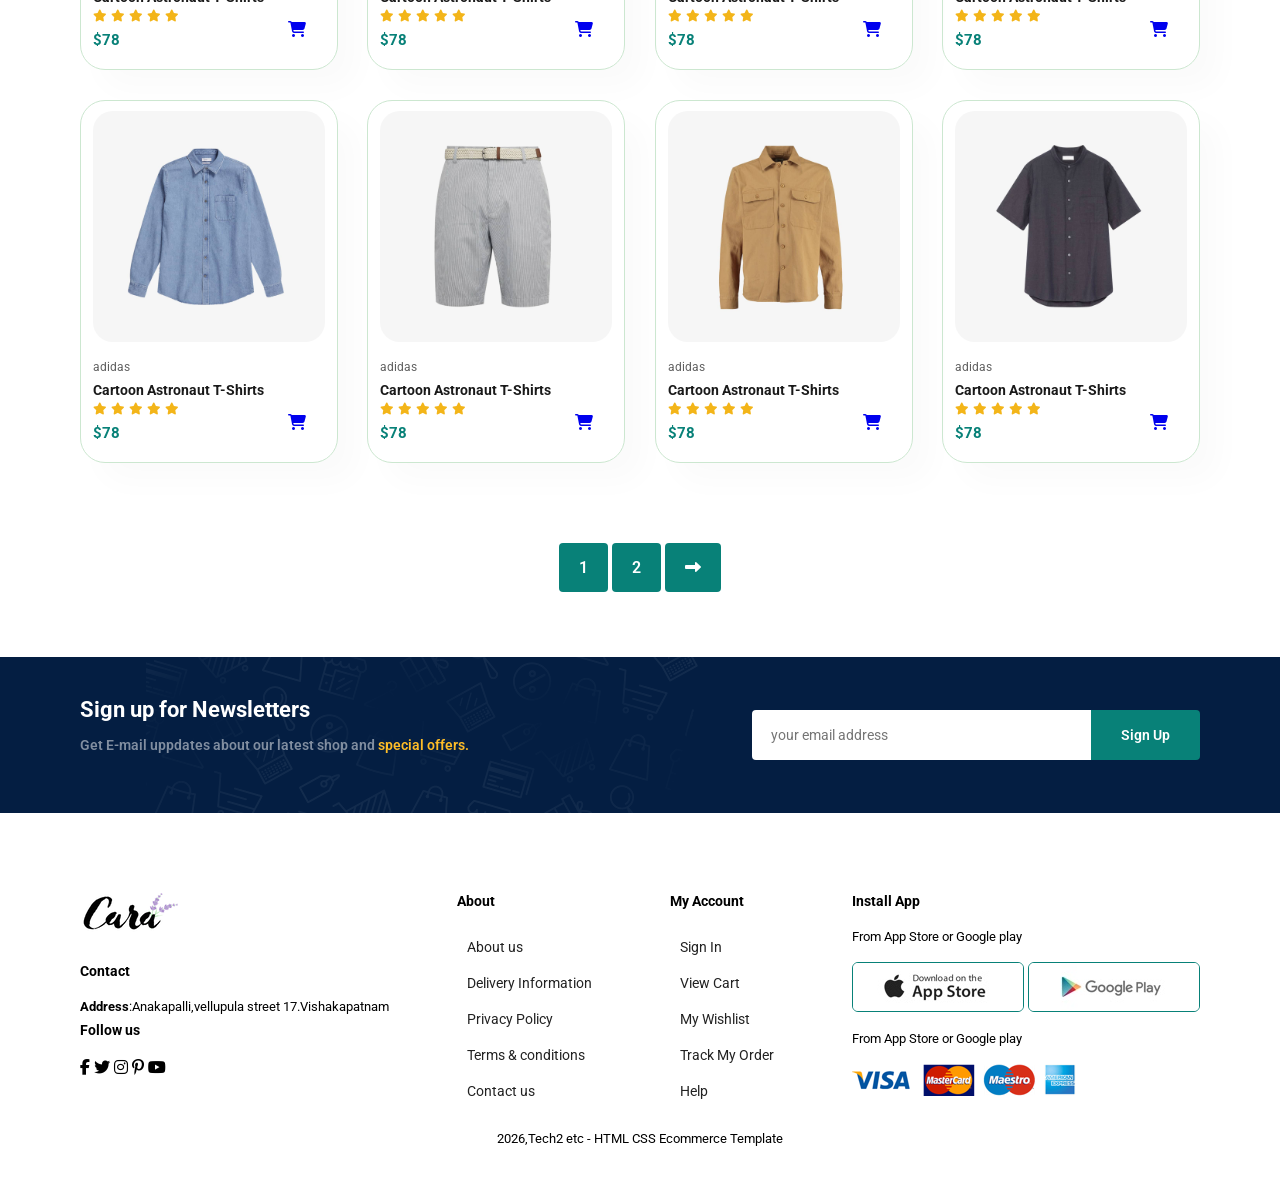
<file: shop.html>
<!doctype html>
<html lang="en">
  <head>
    <meta charset="UTF-8" />
    <meta name="viewport" content="width=device-width, initial-scale=1.0" />
    <title>E-Commerce Website</title>

    <!-- Font Awesome -->
    <link
      rel="stylesheet"
      href="https://cdnjs.cloudflare.com/ajax/libs/font-awesome/6.7.2/css/all.min.css"
    />

    <!-- CSS -->
    <link rel="stylesheet" href="style.css" />
  </head>
  <body>
    <!-- Header -->
    <section id="header">
      <!-- Logo -->
      <a href="#">
        <img src="img/logo.png" alt="Logo" class="logo" />
      </a>
      <div>
        <ul id="navbar">
        <li><a href="index.html">Home</a></li>
        <li><a class="active" href="shop.html">Shop</a></li>
        <li><a href="blog.html">Blog</a></li>
        <li><a href="about.html">About</a></li>
        <li><a href="contact.html">Contact</a></li>
        <li id="lg-bag"><a href="cart.html"><i class="fa-solid fa-bag-shopping"></i> </a>
          <a href="#" id="close"><i class="far fa-times"></i></a>
</li>

      </div>
      <div id="mobile">
        <i id="bar" class="fas fa-outdent"></i>
         <li><a href="cart.html"><i class="fa-solid fa-bag-shopping"></i> </a></li>
        
      </div>
      <!-- Navigation -->
      
          <a href="cart.html">
            <i class="fa-solid fa-cart-shopping"></i>
          </a>
        </li>
      </ul>
    </section>

    <!-- Hero Section -->
    <section id="page-header">
      <h2>#stayhome</h2>
      <p>Save more with coupons & up to 70% off!</p>
    </section>

   

    <section id="product1" class="section-p1">
      <div class="pro-container">
        <div class="pro" onclick="window.location.href = 'sproduct.html';"  >
          <img src="img/products/f1.jpg" alt="Product" />

          <div class="des">
            <span>adidas</span>
            <h5>Cartoon Astronaut T-Shirts</h5>

            <div class="star">
              <i class="fas fa-star"></i>
              <i class="fas fa-star"></i>
              <i class="fas fa-star"></i>
              <i class="fas fa-star"></i>
              <i class="fas fa-star"></i>
            </div>

            <h4>$78</h4>
          </div>

          <a href="#">
            <i class="fa-solid fa-cart-shopping cart cart"></i>
          </a>
        </div>
        <div class="pro">
          <img src="img/products/f2.jpg" alt="Product" />

          <div class="des">
            <span>adidas</span>
            <h5>Cartoon Astronaut T-Shirts</h5>

            <div class="star">
              <i class="fas fa-star"></i>
              <i class="fas fa-star"></i>
              <i class="fas fa-star"></i>
              <i class="fas fa-star"></i>
              <i class="fas fa-star"></i>
            </div>

            <h4>$78</h4>
          </div>

          <a href="#">
            <i class="fa-solid fa-cart-shopping cart cart"></i>
          </a>
        </div>
        <div class="pro">
          <img src="img/products/f3.jpg" alt="Product" />

          <div class="des">
            <span>adidas</span>
            <h5>Cartoon Astronaut T-Shirts</h5>

            <div class="star">
              <i class="fas fa-star"></i>
              <i class="fas fa-star"></i>
              <i class="fas fa-star"></i>
              <i class="fas fa-star"></i>
              <i class="fas fa-star"></i>
            </div>

            <h4>$78</h4>
          </div>

          <a href="#">
            <i class="fa-solid fa-cart-shopping cart cart"></i>
          </a>
        </div>
        <div class="pro">
          <img src="img/products/f4.jpg" alt="Product" />

          <div class="des">
            <span>adidas</span>
            <h5>Cartoon Astronaut T-Shirts</h5>

            <div class="star">
              <i class="fas fa-star"></i>
              <i class="fas fa-star"></i>
              <i class="fas fa-star"></i>
              <i class="fas fa-star"></i>
              <i class="fas fa-star"></i>
            </div>

            <h4>$78</h4>
          </div>

          <a href="#">
            <i class="fa-solid fa-cart-shopping cart cart"></i>
          </a>
        </div>
        <div class="pro">
          <img src="img/products/f5.jpg" alt="Product" />

          <div class="des">
            <span>adidas</span>
            <h5>Cartoon Astronaut T-Shirts</h5>

            <div class="star">
              <i class="fas fa-star"></i>
              <i class="fas fa-star"></i>
              <i class="fas fa-star"></i>
              <i class="fas fa-star"></i>
              <i class="fas fa-star"></i>
            </div>

            <h4>$78</h4>
          </div>

          <a href="#">
            <i class="fa-solid fa-cart-shopping cart cart"></i>
          </a>
        </div>
        <div class="pro">
          <img src="img/products/f6.jpg" alt="Product" />

          <div class="des">
            <span>adidas</span>
            <h5>Cartoon Astronaut T-Shirts</h5>

            <div class="star">
              <i class="fas fa-star"></i>
              <i class="fas fa-star"></i>
              <i class="fas fa-star"></i>
              <i class="fas fa-star"></i>
              <i class="fas fa-star"></i>
            </div>

            <h4>$78</h4>
          </div>

          <a href="#">
            <i class="fa-solid fa-cart-shopping cart cart"></i>
          </a>
        </div>
        <div class="pro">
          <img src="img/products/f7.jpg" alt="Product" />

          <div class="des">
            <span>adidas</span>
            <h5>Cartoon Astronaut T-Shirts</h5>

            <div class="star">
              <i class="fas fa-star"></i>
              <i class="fas fa-star"></i>
              <i class="fas fa-star"></i>
              <i class="fas fa-star"></i>
              <i class="fas fa-star"></i>
            </div>

            <h4>$78</h4>
          </div>

          <a href="#">
            <i class="fa-solid fa-cart-shopping cart cart"></i>
          </a>
        </div>
        <div class="pro">
          <img src="img/products/f8.jpg" alt="Product" />

          <div class="des">
            <span>adidas</span>
            <h5>Cartoon Astronaut T-Shirts</h5>

            <div class="star">
              <i class="fas fa-star"></i>
              <i class="fas fa-star"></i>
              <i class="fas fa-star"></i>
              <i class="fas fa-star"></i>
              <i class="fas fa-star"></i>
            </div>

            <h4>$78</h4>
          </div>

          <a href="#">
            <i class="fa-solid fa-cart-shopping cart cart"></i>
          </a>
        </div>
        <div class="pro">
          <img src="img/products/n1.jpg" alt="Product" />

          <div class="des">
            <span>adidas</span>
            <h5>Cartoon Astronaut T-Shirts</h5>

            <div class="star">
              <i class="fas fa-star"></i>
              <i class="fas fa-star"></i>
              <i class="fas fa-star"></i>
              <i class="fas fa-star"></i>
              <i class="fas fa-star"></i>
            </div>

            <h4>$78</h4>
          </div>

          <a href="#">
            <i class="fa-solid fa-cart-shopping cart cart"></i>
          </a>
        </div>
        <div class="pro">
          <img src="img/products/n2.jpg" alt="Product" />

          <div class="des">
            <span>adidas</span>
            <h5>Cartoon Astronaut T-Shirts</h5>

            <div class="star">
              <i class="fas fa-star"></i>
              <i class="fas fa-star"></i>
              <i class="fas fa-star"></i>
              <i class="fas fa-star"></i>
              <i class="fas fa-star"></i>
            </div>

            <h4>$78</h4>
          </div>

          <a href="#">
            <i class="fa-solid fa-cart-shopping cart cart"></i>
          </a>
        </div>
        <div class="pro">
          <img src="img/products/n3.jpg" alt="Product" />

          <div class="des">
            <span>adidas</span>
            <h5>Cartoon Astronaut T-Shirts</h5>

            <div class="star">
              <i class="fas fa-star"></i>
              <i class="fas fa-star"></i>
              <i class="fas fa-star"></i>
              <i class="fas fa-star"></i>
              <i class="fas fa-star"></i>
            </div>

            <h4>$78</h4>
          </div>

          <a href="#">
            <i class="fa-solid fa-cart-shopping cart cart"></i>
          </a>
        </div>
        <div class="pro">
          <img src="img/products/n4.jpg" alt="Product" />

          <div class="des">
            <span>adidas</span>
            <h5>Cartoon Astronaut T-Shirts</h5>

            <div class="star">
              <i class="fas fa-star"></i>
              <i class="fas fa-star"></i>
              <i class="fas fa-star"></i>
              <i class="fas fa-star"></i>
              <i class="fas fa-star"></i>
            </div>

            <h4>$78</h4>
          </div>

          <a href="#">
            <i class="fa-solid fa-cart-shopping cart cart"></i>
          </a>
        </div>
        <div class="pro">
          <img src="img/products/n5.jpg" alt="Product" />

          <div class="des">
            <span>adidas</span>
            <h5>Cartoon Astronaut T-Shirts</h5>

            <div class="star">
              <i class="fas fa-star"></i>
              <i class="fas fa-star"></i>
              <i class="fas fa-star"></i>
              <i class="fas fa-star"></i>
              <i class="fas fa-star"></i>
            </div>

            <h4>$78</h4>
          </div>

          <a href="#">
            <i class="fa-solid fa-cart-shopping cart cart"></i>
          </a>
        </div>
        <div class="pro">
          <img src="img/products/n6.jpg" alt="Product" />

          <div class="des">
            <span>adidas</span>
            <h5>Cartoon Astronaut T-Shirts</h5>

            <div class="star">
              <i class="fas fa-star"></i>
              <i class="fas fa-star"></i>
              <i class="fas fa-star"></i>
              <i class="fas fa-star"></i>
              <i class="fas fa-star"></i>
            </div>

            <h4>$78</h4>
          </div>

          <a href="#">
            <i class="fa-solid fa-cart-shopping cart cart"></i>
          </a>
        </div>
        <div class="pro">
          <img src="img/products/n7.jpg" alt="Product" />

          <div class="des">
            <span>adidas</span>
            <h5>Cartoon Astronaut T-Shirts</h5>

            <div class="star">
              <i class="fas fa-star"></i>
              <i class="fas fa-star"></i>
              <i class="fas fa-star"></i>
              <i class="fas fa-star"></i>
              <i class="fas fa-star"></i>
            </div>

            <h4>$78</h4>
          </div>

          <a href="#">
            <i class="fa-solid fa-cart-shopping cart cart"></i>
          </a>
        </div>
        <div class="pro">
          <img src="img/products/n8.jpg" alt="Product" />

          <div class="des">
            <span>adidas</span>
            <h5>Cartoon Astronaut T-Shirts</h5>

            <div class="star">
              <i class="fas fa-star"></i>
              <i class="fas fa-star"></i>
              <i class="fas fa-star"></i>
              <i class="fas fa-star"></i>
              <i class="fas fa-star"></i>
            </div>

            <h4>$78</h4>
          </div>

          <a href="#">
            <i class="fa-solid fa-cart-shopping cart cart"></i>
          </a>
        </div>
      </div>
    </section>
    <section id="pagination" class="section-p1">
        <a href="#">1</a>
        <a href="#">2</a>
        <a href="#"><i class="fas fa-long-arrow-alt-right"></i></a>
    </section>
  

    <section id="newsletter" class="section-p1 section-m1">
      <div class="newstext">
        <h4>Sign up for Newsletters</h4>
        <p>Get E-mail uppdates about our latest shop and <span>special offers.</span></p>
      </div>
      <div class="form">
        <input type="text" placeholder="your email address">
        <button class="normal">Sign Up</button>
        
        </address>
      </div>
    </section>
    <footer class="section-p1">
      <div class="col">
        <img class="logo" src="img/logo.png" alt="logo">
        <h4>Contact</h4>
        <p><strong>Address</strong>:Anakapalli,vellupula street 17.Vishakapatnam</p>
        <div class="Follow">
          <h4>Follow us</h4>
          <div class="icon ">
            <i class="fab fa-facebook-f"></i>
            <i class="fab fa-twitter"></i>
            <i class="fab fa-instagram"></i>
            <i class="fab fa-pinterest-p"></i>
            <i class="fab fa-youtube"></i>
          </div>

        </div>

      </div>
      <div class="col">
        <h4>About</h4>
        <a href="#">About us</a>
        <a href="#">Delivery Information</a>
        <a href="#">Privacy Policy</a>
        <a href="#">Terms & conditions</a>
        <a href="#">Contact us</a>
      </div>

       <div class="col">
        <h4>My Account</h4>
        <a href="#">Sign In</a>
        <a href="#">View Cart</a>
        <a href="#">My Wishlist</a>
        <a href="#">Track My Order</a>
        <a href="#">Help</a>
      </div>
      <div class="col install">
        <h4>Install App</h4>
        <p>From App Store or Google play</p>
        <div class="row">
          <img src="img/pay/app.jpg" alt="">
          <img src="img/pay/play.jpg" alt="">
        </div>
        <p>From App Store or Google play</p>
        <img src="img/pay/pay.png" alt="">

      </div>
<div class="copyright">
  <p>2026,Tech2 etc - HTML CSS Ecommerce Template</p>
</div>



    </footer>

    <script src="script.js"></script>
  </body>
</html>
</file>
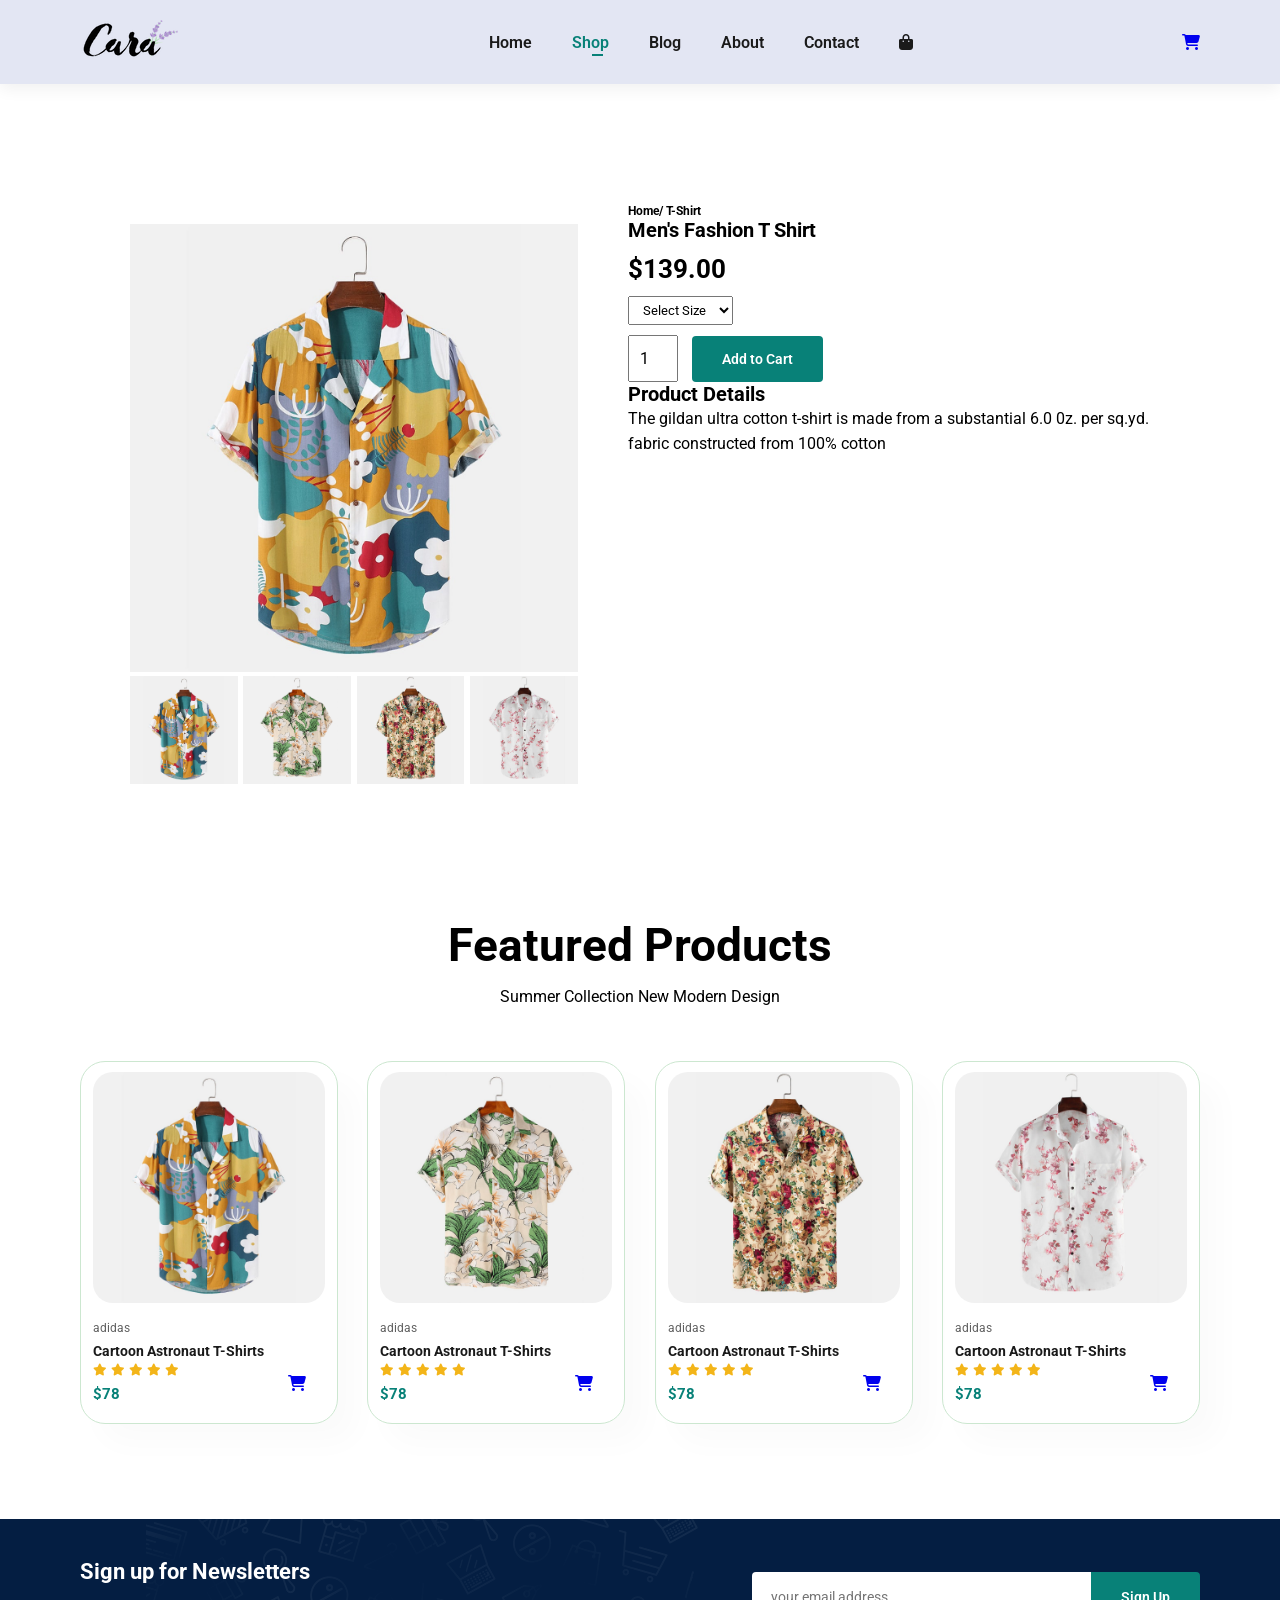
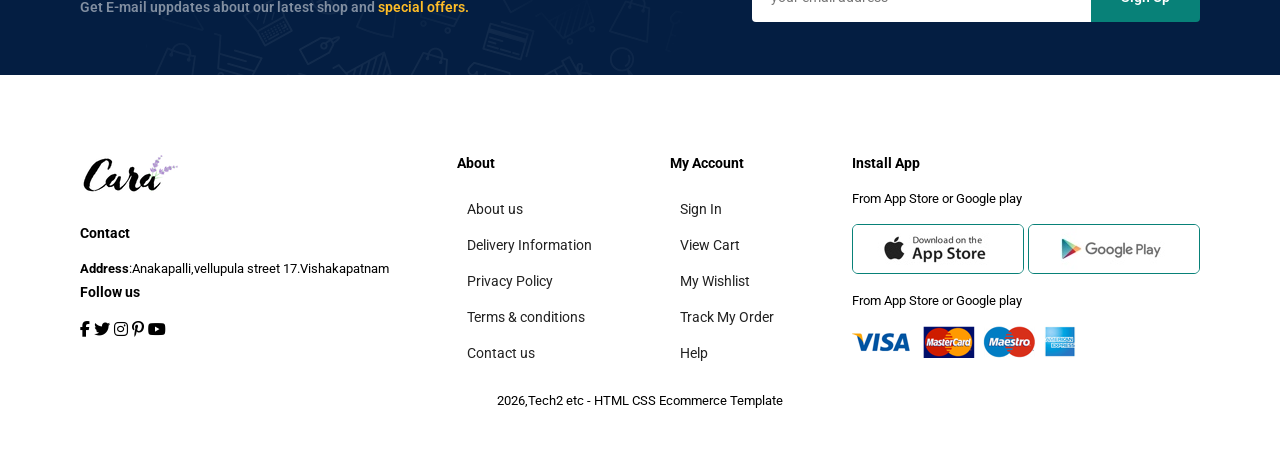
<file: sproduct.html>
<!doctype html>
<html lang="en">
  <head>
    <meta charset="UTF-8" />
    <meta name="viewport" content="width=device-width, initial-scale=1.0" />
    <title>E-Commerce Website</title>

    <!-- Font Awesome -->
    <link
      rel="stylesheet"
      href="https://cdnjs.cloudflare.com/ajax/libs/font-awesome/6.7.2/css/all.min.css"
    />

    <!-- CSS -->
    <link rel="stylesheet" href="style.css" />
  </head>
  <body>
    <!-- Header -->
    <section id="header">
      <!-- Logo -->
      <a href="#">
        <img src="img/logo.png" alt="Logo" class="logo" />
      </a>
      <div>
        <ul id="navbar">
        <li><a href="index.html">Home</a></li>
        <li><a class="active" href="shop.html">Shop</a></li>
        <li><a href="blog.html">Blog</a></li>
        <li><a href="about.html">About</a></li>
        <li><a href="contact.html">Contact</a></li>
        <li id="lg-bag"><a href="cart.html"><i class="fa-solid fa-bag-shopping"></i> </a>
          <a href="#" id="close"><i class="far fa-times"></i></a>
</li>

      </div>
      <div id="mobile">
        <i id="bar" class="fas fa-outdent"></i>
         <li><a href="cart.html"><i class="fa-solid fa-bag-shopping"></i> </a></li>
        
      </div>
      <!-- Navigation -->
      
          <a href="cart.html">
            <i class="fa-solid fa-cart-shopping"></i>
          </a>
        </li>
      </ul>
    </section>
    <section id="prodetails" class="section-p1">
    <div class="single-pro-image">
        <img src="img/products/f1.jpg" width="100%" id="mainImg" alt="">

        <div class="small-img-group">
            <div class="small-img-col">
                <img src="img/products/f1.jpg" width="100%" class="small-img" alt="">
            </div>

            <div class="small-img-col">
                <img src="img/products/f2.jpg" width="100%" class="small-img" alt="">
            </div>

            <div class="small-img-col">
                <img src="img/products/f3.jpg" width="100%" class="small-img" alt="">
            </div>

            <div class="small-img-col">
                <img src="img/products/f4.jpg" width="100%" class="small-img" alt="">
            </div>
        </div>
    </div>
    <div class="single-pro-details">
        <h6>Home/ T-Shirt</h6>
        <h4>Men's Fashion T Shirt</h4>
        <h2>$139.00</h2>
        <select>
            <option>Select Size</option>
            <option>XL</option>
            <option>XXL</option>
            <option>Large</option>
            <option>Medium</option>
        </select>
        <input type="number" value="1">
        <button class="normal" >Add to Cart</button>
        <h4>Product Details</h4>
        <span>The gildan ultra cotton t-shirt is made from a substantial 6.0 0z. per sq.yd. fabric constructed from 100% cotton</span>

    </div>
</section>
   <section id="product1" class="section-p1">
      <h2>Featured Products</h2>
      <p>Summer Collection New Modern Design</p>

      <div class="pro-container">
        <div class="pro">
          <img src="img/products/f1.jpg" alt="Product" />

          <div class="des">
            <span>adidas</span>
            <h5>Cartoon Astronaut T-Shirts</h5>

            <div class="star">
              <i class="fas fa-star"></i>
              <i class="fas fa-star"></i>
              <i class="fas fa-star"></i>
              <i class="fas fa-star"></i>
              <i class="fas fa-star"></i>
            </div>

            <h4>$78</h4>
          </div>

          <a href="#">
            <i class="fa-solid fa-cart-shopping cart cart"></i>
          </a>
        </div>
        <div class="pro">
          <img src="img/products/f2.jpg" alt="Product" />

          <div class="des">
            <span>adidas</span>
            <h5>Cartoon Astronaut T-Shirts</h5>

            <div class="star">
              <i class="fas fa-star"></i>
              <i class="fas fa-star"></i>
              <i class="fas fa-star"></i>
              <i class="fas fa-star"></i>
              <i class="fas fa-star"></i>
            </div>

            <h4>$78</h4>
          </div>

          <a href="#">
            <i class="fa-solid fa-cart-shopping cart cart"></i>
          </a>
        </div>
        <div class="pro">
          <img src="img/products/f3.jpg" alt="Product" />

          <div class="des">
            <span>adidas</span>
            <h5>Cartoon Astronaut T-Shirts</h5>

            <div class="star">
              <i class="fas fa-star"></i>
              <i class="fas fa-star"></i>
              <i class="fas fa-star"></i>
              <i class="fas fa-star"></i>
              <i class="fas fa-star"></i>
            </div>

            <h4>$78</h4>
          </div>

          <a href="#">
            <i class="fa-solid fa-cart-shopping cart cart"></i>
          </a>
        </div>
        <div class="pro">
          <img src="img/products/f4.jpg" alt="Product" />

          <div class="des">
            <span>adidas</span>
            <h5>Cartoon Astronaut T-Shirts</h5>

            <div class="star">
              <i class="fas fa-star"></i>
              <i class="fas fa-star"></i>
              <i class="fas fa-star"></i>
              <i class="fas fa-star"></i>
              <i class="fas fa-star"></i>
            </div>

            <h4>$78</h4>
          </div>

          <a href="#">
            <i class="fa-solid fa-cart-shopping cart cart"></i>
          </a>
        </div>
         
      </div>
    </section>
  

    <section id="newsletter" class="section-p1 section-m1">
      <div class="newstext">
        <h4>Sign up for Newsletters</h4>
        <p>Get E-mail uppdates about our latest shop and <span>special offers.</span></p>
      </div>
      <div class="form">
        <input type="text" placeholder="your email address">
        <button class="normal">Sign Up</button>
        
        </address>
      </div>
    </section>
    <footer class="section-p1">
      <div class="col">
        <img class="logo" src="img/logo.png" alt="logo">
        <h4>Contact</h4>
        <p><strong>Address</strong>:Anakapalli,vellupula street 17.Vishakapatnam</p>
        <div class="Follow">
          <h4>Follow us</h4>
          <div class="icon ">
            <i class="fab fa-facebook-f"></i>
            <i class="fab fa-twitter"></i>
            <i class="fab fa-instagram"></i>
            <i class="fab fa-pinterest-p"></i>
            <i class="fab fa-youtube"></i>
          </div>

        </div>

      </div>
      <div class="col">
        <h4>About</h4>
        <a href="#">About us</a>
        <a href="#">Delivery Information</a>
        <a href="#">Privacy Policy</a>
        <a href="#">Terms & conditions</a>
        <a href="#">Contact us</a>
      </div>

       <div class="col">
        <h4>My Account</h4>
        <a href="#">Sign In</a>
        <a href="#">View Cart</a>
        <a href="#">My Wishlist</a>
        <a href="#">Track My Order</a>
        <a href="#">Help</a>
      </div>
      <div class="col install">
        <h4>Install App</h4>
        <p>From App Store or Google play</p>
        <div class="row">
          <img src="img/pay/app.jpg" alt="">
          <img src="img/pay/play.jpg" alt="">
        </div>
        <p>From App Store or Google play</p>
        <img src="img/pay/pay.png" alt="">

      </div>
<div class="copyright">
  <p>2026,Tech2 etc - HTML CSS Ecommerce Template</p>
</div>



    </footer>
   <script>
    var MainImg = document.getElementById("mainImg");
    var smallimg = document.getElementsByClassName("small-img");

    smallimg[0].onclick = function () {
        MainImg.src = smallimg[0].src;
    }

    smallimg[1].onclick = function () {
        MainImg.src = smallimg[1].src;
    }

    smallimg[2].onclick = function () {
        MainImg.src = smallimg[2].src;
    }

    smallimg[3].onclick = function () {
        MainImg.src = smallimg[3].src;
    }
</script>

    <script src="script.js"></script>
  </body>
</html>
</file>
<file: style.css>
@import url("https://fonts.googleapis.com/css2?family=Roboto:wght@100..900&display=swap");

* {
  margin: 0;
  padding: 0;
  box-sizing: border-box;
  font-family: "Roboto", sans-serif;
}

h1 {
  font-size: 50px; /* Fixed */
  line-height: 64px;
  color: black;
}

h2 {
  font-size: 46px;
  line-height: 54px;
  color: black;
}

h4 {
  font-size: 20px;
  color: black;
}

h6 {
  font-size: 12px;
  font-weight: 700;
}

p {
  font-size: 16px;
  color: black;
  margin: 15px 0 20px;
}

.section-p1 {
  padding: 40px 80px;
}
.section-m1 {
  margin: 40px 0;
}

button.normal {
  font-size: 14px;
  font-weight: 600;
  padding: 15px 30px;
  color: #1a1a1a;
  background-color: #fff2e5;
  border-radius: 4px;
  cursor: pointer;
  border: none;
  outline: none;
  transition: 0.2s;
}

button.white {
  font-size: 13px;
  font-weight: 600;
  padding: 11px 18px;
  color: #fff;
  background-color: transparent;
  cursor: pointer;
  border: 1px solid #fff;
  outline: none;
  transition: 0.2s;
}
body {
  width: 100%;
}

#header {
  display: flex;
  justify-content: space-between;
  align-items: center;
  padding: 20px 80px;
  background: #e3e6f3;
  box-shadow: 0 5px 15px rgba(0, 0, 0, 0.06);
  z-index: 999;
  position: sticky;
  top: 0;
  left: 0;
}

#navbar {
  display: flex;
  align-items: center;
  justify-content: center;
}

#navbar li {
  list-style: none;
  padding: 0 20px;
  position: relative;
}

#navbar li a {
  text-decoration: none;
  font-size: 16px;
  font-weight: 600;
  color: #1a1a1a;
  position: relative;
  transition: 0.3s ease;
}

#navbar li a:hover,
#navbar li a.active {
  color: #088178;
}

#navbar li a::after {
  content: "";
  position: absolute;
  left: 0;
  bottom: -4px;
  width: 0;
  height: 2px;
  background-color: #088178;
  transition: 0.3s ease;
}

#navbar li a:hover::after,
#navbar li a.active::after {
  content: "";
  width: 30%;
  height: 2px;
  background-color: #088178;
  position: absolute;
  bottom: -4px;
  left: 20px;
}
#mobile {
  display: none;
  align-items: center;
}
#close {
  display: none;
}
#hero {
  background-image: url(img/hero4.png);
  height: 90vh;
  width: 100%;
  background-size: cover;
  background-position: top 25% right 0;
  padding: 0 80px;
  display: flex;
  flex-direction: column;
  align-items: flex-start;
  justify-content: center;
}
#hero h4 {
  padding-bottom: 15px;
}
#hero h1 {
  color: #088178;
}
#hero button {
  background-image: url(img/button.png);
  background-color: transparent;
  color: #088178;
  border: 0;
  padding: 14px 80px 14px 65px;
  background-repeat: no-repeat;
  cursor: pointer;
  font-weight: 700;
  font-size: 15px;
}
#feature {
  display: flex;
  align-items: center;
  justify-content: space-between;
  flex-wrap: wrap;
}

#feature .fe-box {
  width: 180px;
  text-align: center;
  padding: 25px 15px;
  box-shadow: 20px 20px 34px rgba(0, 0, 0, 0.03);
  border: 1px solid #cce7d0;
  border-radius: 4px;
  margin: 15px 0;
}

#feature .fe-box:hover {
  box-shadow: 10px 10px 54px rgba(70, 62, 221, 0.1);
}
#feature .fe-box h6 {
  display: inline-block;
  padding: 9px 8px 6px 8px;
  line-height: 1;
  border-radius: 4px;
  color: #088178;
  background-color: #fddde4;
}
#feature .fe-box img {
  width: 100%;
  margin-bottom: 10px;
}
#feature .fe-box:nth-child(2) h6 {
  background-color: #cdcdcd;
}
#feature .fe-box:nth-child(3) h6 {
  background-color: #d1e8f2;
}
#feature .fe-box:nth-child(4) h6 {
  background-color: #cdd4f8;
}
#feature .fe-box:nth-child(5) h6 {
  background: #f6dbf6;
}
#feature .fe-box:nth-child(6) h6 {
  background-color: #fff2e5;
}
#product1 {
  text-align: center;
}
#product1 .pro-container {
  display: flex;
  justify-content: space-between;
  padding-top: 20px;
  flex-wrap: wrap;
}
#product1 .pro {
  width: 23%;
  min-width: 250px;
  padding: 10px 12px;
  border: 1px solid #cce7d0;
  border-radius: 25px;
  cursor: pointer;
  box-shadow: 20px 20px 30px rgba(0, 0, 0, 0.02);
  margin: 15px 0;
  transition: 0.2 ease;
  position: relative;
}
#product1 .pro:hover {
  box-shadow: 20px 20px 30px rgba(0, 0, 0, 0.06);
}

#product1 .pro img {
  width: 100%;
  border-radius: 20px;
}
#product1 .pro .des {
  text-align: start;
  padding: 10px 0;
}
#product1 .pro .des span {
  color: #606060;
  font-size: 12px;
}
#product1 .pro .des h5 {
  padding-top: 7px;
  color: #1a1a1a;
  font-size: 14px;
}
#product1 .pro .des i {
  font-size: 12px;
  color: rgb(243, 181, 25);
}
#product1 .pro .des h4 {
  padding-top: 7px;
  font-size: 15px;
  font-weight: 700;
  color: #088178;
}
#product1 .pro .cart {
  width: 40px;
  height: 40px;
  line-height: 40px;
  border-radius: 50px;
  position: absolute;
  bottom: 20px;
  right: 20px;
}
#banner {
  display: flex;
  flex-direction: column;
  justify-content: center;
  align-items: center;
  text-align: center;
  background-image: url("img/banner/b2.jpg");
  width: 100%;
  height: 40vh;
  background-size: cover;
  background-position: center;
}
#banner h4 {
  color: #fff2e5;
  font-size: 16px;
}
#banner h2 {
  color: #fff2e5;
  font-size: 30px;
  padding: 10px 0;
}
#banner h2 span {
  color: #e50606;
}
#banner button:hover {
  background-color: #088178;
  color: #fff2e5;
}
#sm-banner {
  display: flex;
  justify-content: space-between;
  flex-wrap: wrap;
}
#sm-banner .banner-box {
  display: flex;
  flex-direction: column;
  justify-content: center;
  align-items: flex-start;
  background-image: url("img/banner/b17.jpg");
  min-width: 580px;
  height: 50vh;
  background-size: cover;
  background-position: center;
  padding: 30px;
}
#sm-banner h4 {
  color: #f8f9f8;
  font-size: 20px;
  font-weight: 300;
}
#sm-banner h2 {
  color: #fff;
  font-size: 28px;
  font-weight: 800;
}
#sm-banner span {
  color: #fff;
  font-size: 14px;
  font-weight: 500;
  padding-bottom: 15px;
}
#sm-banner .banner-box:hover button {
  background-color: #088178;
  border: 1px solid #088178;
}
#banner3 {
  display: flex;
  justify-content: space-between;
  gap: 20px;
  padding: 0 80px;
  flex-wrap: nowrap; /* Keep all banners in one row */
}

#banner3 .banner-box {
  flex: 1; /* All three take equal width */
  height: 30vh;
  display: flex;
  flex-direction: column;
  justify-content: center;
  align-items: flex-start;
  padding: 20px;
  background-size: cover;
  background-position: center;
}

#banner3 .banner-box {
  background-image: url("img/banner/b7.jpg");
}

#banner3 .banner-box2 {
  background-image: url("img/banner/b4.jpg");
}

#banner3 .banner-box3 {
  background-image: url("img/banner/b18.jpg");
}

#banner3 h2 {
  color: #fff;
  font-size: 22px;
  font-weight: 900;
}

#banner3 h3 {
  color: #ec544e;
  font-size: 15px;
  font-weight: 800;
}

#newsletter {
  display: flex;
  justify-content: space-between;
  flex-wrap: wrap;
  align-items: center;
  background-image: url("img/banner/b14.png");
  background-repeat: no-repeat;
  background-position: 20% 30%;
  background-color: #041e42;
}
#newsletter h4 {
  font-size: 22px;
  font-weight: 700;
  color: #fff;
}
#newsletter p {
  font-size: 14px;
  font-weight: 600;
  color: #818ea0;
}
#newsletter p span {
  color: #ffbd27;
}
#newsletter .form {
  display: flex;
  width: 40%;
}
#newsletter input {
  height: 3.12rem;
  padding: 0 1.25em;
  font-size: 14px;
  width: 100%;
  border: 1px solid transparent;
  border-radius: 4px;
  outline: none;
  border-top-right-radius: 0;
  border-bottom-right-radius: 0;
}
#newsletter button {
  background-color: #088178;
  color: #fff;
  white-space: nowrap;
  border-top-left-radius: 0;
  border-bottom-left-radius: 0;
}
footer {
  display: flex;
  flex-wrap: wrap;
  justify-content: space-between;
}
footer .col {
  display: flex;
  flex-direction: column;
  align-items: flex-start;
  margin-bottom: 20px;
}
footer .logo {
  margin-bottom: 30px;
}
footer h4 {
  font-size: 14px;
  padding-bottom: 20px;
}
footer p {
  font-size: 13px;
  margin: 0 0 8px 0;
}
footer a {
  font-size: 14px;
  text-decoration: none;
  color: #222;
  margin: 10px;
}
footer .follow {
  margin-top: 20px;
}
footer .follow i {
  color: #465b52;
  padding-right: 4px;
  cursor: pointer;
}
footer .install .row img {
  border: 1px solid #088178;
  border-radius: 6px;
}
footer .install img {
  margin: 10px 0 15px;
}
footer .follow i:hover,
footer a:hover {
  color: #088178;
}
footer .copyright {
  width: 100%;
  text-align: center;
}
/* shop page */
#page-header {
  background-image: url(img/banner/b1.jpg);
  width: 100%;
  height: 40vh;
  background-size: cover;
  display: flex;
  justify-content: center;
  text-align: center;
  flex-direction: column;
  padding: 14px;
}
#page-header h2,
#page-header p {
  color: #fff;
}
#pagination {
  text-align: center;
}
#pagination a {
  text-decoration: none;
  background-color: #088178;
  padding: 15px 20px;
  border-radius: 4px;
  color: #fff;
  font-weight: 600;
}
#pagination a i {
  font-size: 16px;
  font-weight: 600;
}
/* single product */
#prodetails {
  display: flex;
  margin-top: 50px;
}
#prodetails .single-pro-image {
  width: 40%;
  margin: 50px;
}
.small-img-group {
  display: flex;
  justify-content: space-between;
}
.small-img-col {
  flex-basis: 24%;
  cursor: pointer;
}
#prodetails .single-pro-details {
  width: 50%;
  padding-top: 30px;
}
#prodetails .single-pro-details h4 {
  padding-top: 40px 0 20px 0;
}
#prodetails .single-pro-details h2 {
  font-size: 26px;
}
#prodetails .single-pro-details select {
  display: block;
  padding: 5px 10px;
  margin-bottom: 10px;
}
#prodetails .single-pro-details input {
  width: 50px;
  height: 47px;
  padding-left: 10px;
  font-size: 16px;
  margin-right: 10px;
}
#prodetails .single-pro-details input:focus {
  outline: none;
}
#prodetails .single-pro-details button {
  background: #088178;
  color: white;
}
#prodetails .single-pro-details span {
  line-height: 25px;
}

/* Blog page */
#page-header.blog-header {
  background-image: url(img/banner/b19.jpg);
  width: 100%;
  height: 40vh;
  background-size: cover;
  display: flex;
  justify-content: center;
  text-align: center;
  flex-direction: column;
  padding: 14px;
}
#blog {
  padding: 150px 150px 0 150px;
}
#blog .blog-box {
  display: flex;
  align-items: center;
  width: 100%;
  position: relative;
  padding-bottom: 90px;
}
#blog .blog-img {
  width: 50%;
  margin-right: 40px;
}
#blog img {
  width: 100%;
  height: 300px;
  object-fit: cover;
}
#blog .blog-details {
  width: 50%;
}
#blog .blog-details a {
  text-decoration: none;
  color: black;
  font-weight: 700;
  position: relative;
  transition: 0.2s;
}

#blog .blog-details a::after {
  content: "";
  width: 50px;
  height: 1px;
  background-color: #000;
  position: absolute;
  top: 50%;
  right: -60px;
  transform: translateY(-50%);
}
#blog .blog-details a:hover {
  color: #088178;
}
#blog .blog-details a:hover::after {
  background-color: #088178;
}
#blog .blog-box h1 {
  position: absolute;
  top: -40px;
  left: 0;
  font-size: 70px;
  font-weight: 700;
  color: #c9c9c9;
  z-index: -9;
}
/* About page */
#page-header.about-header {
  background-image: url(img/about/banner.png);
}
#about-head {
  display: flex;
  align-items: center;
}
#about-head img {
  width: 50%;
  height: auto;
}
#about-head div {
  padding-left: 40px;
}
#about-app {
  text-align: center;
}
#about-app .video {
  width: 70%;
  height: 100%;
  margin: 30px auto 0 auto;
}
#about-app .video video {
  width: 100%;
  height: 100%;
  border-radius: 20px;
}
/* contact page */
#contact-details {
  display: flex;
  align-items: center;
  justify-content: space-between;
}
#contact-details .details {
  width: 40%;
}
#contact-details .details span,
#form-details form span {
  font-size: 12px;
}
#contact-details .details h2,
#form-details form h2 {
  font-size: 26px;
  line-height: 35px;
  padding: 20px 0;
}
#contact-details .details h3 {
  font-size: 16px;
  padding-bottom: 16px;
}
#contact-details .details li {
  list-style: none;
  display: flex;
  padding: 10px 0;
}
#contact-details .details li i {
  font-size: 14px;
  padding-right: 22px;
}
#contact-details .details li p {
  margin: 0;
  font-size: 14px;
}
#contact-details .map {
  width: 55%;
  height: 400px;
}
#contact-details .map iframe {
  width: 100%;
  height: 100%;
}
#form-details form {
  width: 65%;
  display: flex;
  flex-direction: column;
  align-items: flex-start;
}
#form-details form input,
#form-details form textarea {
  width: 100%;
  padding: 12px 15px;
  outline: none;
  margin-bottom: 20px;
  border: 1px solid #e1e1e1;
}
#form-details form button {
  background-color: #088178;
  color: #fff;
}
/* cart page */
#cart {
  overflow-x: auto;
}

#cart table {
  width: 100%;
  border-collapse: collapse;
  table-layout: fixed;
  white-space: nowrap;
}

#cart table img {
  width: 70px;
}

#cart table td:nth-child(1) {
  width: 100px;
  text-align: center;
}

#cart table td:nth-child(2) {
  width: 150px;
  text-align: center;
}

#cart table td:nth-child(3) {
  width: 250px;
  text-align: center;
}

#cart table td:nth-child(4),
#cart table td:nth-child(5),
#cart table td:nth-child(6) {
  width: 150px;
  text-align: center;
}

#cart table td:nth-child(5) input {
  width: 70px;
  padding: 10px 5px 10px 15px;
}

#cart table thead {
  border: 1px solid #e2e9e1;
  border-left: none;
  border-right: none;
}

#cart table thead td {
  font-weight: 700;
  text-transform: uppercase;
  font-size: 13px;
  padding: 18px 0;
}

#cart table tbody tr td {
  padding-top: 15px;
}

#cart table tbody td {
  font-size: 13px;
}

#cart table td a {
  color: #000;
  text-decoration: none;
}
#cart-add {
  display: flex;
  flex-wrap: wrap;
  justify-content: space-between;
}
#cupon {
  width: 50%;
  margin-bottom: 30px;
}
#cupon h3,
#subtotal h3 {
  padding-bottom: 15px;
}
#cupon input {
  padding: 10px 20px;
  outline: none;
  width: 60%;
  margin-right: 10px;
  border: 1px solid #e2e9e1;
}
#cupon button,
#subtotal button {
  background: linear-gradient(135deg, #088178, #0aa89b);
  color: #fff;
  padding: 12px 22px;
  border: none;
  border-radius: 6px;
  font-size: 15px;
  font-weight: 600;
  cursor: pointer;
  transition: all 0.3s ease;
  box-shadow: 0 4px 10px rgba(8, 129, 120, 0.3);
}
#subtotal {
  width: 50%;
  margin-bottom: 30px;
  border: 1px solid #e2e9e1;
  padding: 30px;
}
#subtotal table {
  border-collapse: collapse;
  width: 100%;
  margin-bottom: 20px;
}
#subtotal table td {
  width: 50%;
  border: 1px solid #e2e9e1;
  padding: 10px;
  font-size: 13px;
}
/* start media query */
/* media Query */
@media (max-width: 799px) {
  .section-p1 {
    padding: 40px 40px;
  }
  #navbar {
    display: flex;
    flex-direction: column;
    align-items: flex-start;
    justify-content: flex-start;
    position: fixed;
    top: 0;
    right: -300px;
    height: 100vh;
    width: 300px;
    background-color: #e3e6f3;
    box-shadow: 0 40px 60px rgb(0, 0, 0, 0.1);
    padding: 80px 0 0 10px;
    transition: 0.3s;
  }
  #navbar.active {
    right: 0px;
  }
  #navbar li {
    margin-bottom: 25px;
  }
  #mobile {
    display: flex;
    align-items: center;
  }
  #mobile i {
    color: #1a1a1a;
    font-size: 24px;
    padding-left: 20px;
  }
  #close {
    display: block;
    position: absolute;
    top: 30px;
    left: 30px;
    color: #222;
    font-size: 24px;
    z-index: 999;
  }
  #lg-bag {
    display: none;
  }
  #hero {
    height: 90vh;
    padding: 0 80px;
    background-position: top 30% right 30%;
  }
  #feature {
    justify-content: center;
    flex-wrap: wrap;
  }
  #feature .fe-box {
    margin: 15px 15px;
  }
  #product1 .pro-container {
    justify-content: center;
  }
  #product1 .pro {
    margin: 15px;
  }
  #banner {
    height: 20vh;
  }
  #sm-banner .banner-box {
    min-width: 100%;
    height: 30vh;
  }
  #banner3 {
    padding: 0 40px;
  }
  #banner3 .banner-box {
    min-width: 28%;
  }
  #newsletter .form {
    width: 70%;
  }
}

@media (max-width: 477px) {
  .section-p1 {
    padding: 20px;
  }
  #header {
    font-size: 10px 30px;
  }
  h1 {
    font-size: 32px;
  }
  #hero {
    padding: 0 20px;
    background-position: 55%;
  }
  #feature {
    justify-content: space-between;
  }
  #feature .fe-box {
    width: 155px;
    margin: 0 0 15px 0;
  }
  #product .pro {
    width: 100%;
  }
  #banner {
    height: 40vh;
  }
  #sm-banner .banner-box {
    height: 40vh;
  }
  #sm-banner .banner-box2 {
    margin-top: 20px;
  }
  #banner3 .banner-box {
    width: 100%;
  }
  #newsletter {
    padding: 40px 20px;
  }
  #newsletter .form {
    width: 100%;
  }
  footer .copyright {
    text-align: start;
  }
  #prodetails {
    display: flex;
    flex-direction: column;
  }
  #prodetails .single-pro-image {
    width: 100%;
    margin-right: 0px;
  }
  #prodetails .single-pro-details {
    width: 100%;
  }
  /* Blog Page */
  #blog {
    padding: 100px 20px 0 20px;
  }
  #blog .blog-box {
    display: flex;
    flex-direction: column;
    align-items: flex-start;
  }
  #blog .blog-img {
    width: 100%;
    margin-right: 0px;
    margin-bottom: 30px;
  }
  #blog .blog-details {
    width: 100%;
  }
  /* About page */
  #about-head {
    flex-direction: column;
  }
  #about-head img {
    width: 100%;
    margin-bottom: 20px;
  }
  #about-app .video {
    width: 100%;
  }
  /* contact page */
  contact-details {
    flex-direction: column;
  }
  #contact-details .details {
    width: 100%;
    margin-bottom: 30px;
  }
  #contact-details .map {
    width: 100%;
  }
  #from-details {
    margin: 10px;
    padding: 30px 10px;
    flex-wrap: wrap;
  }
  #from-details form {
    width: 100%;
    margin-bottom: 30px;
  }
  /* cart page  */
  #cart-add {
    flex-direction: column;
  }
  #cupon {
    width: 100%;
    margin-bottom: 30px;
  }
  #subtotal {
    width: 100%;
    padding: 20px;
  }
}
</file>
